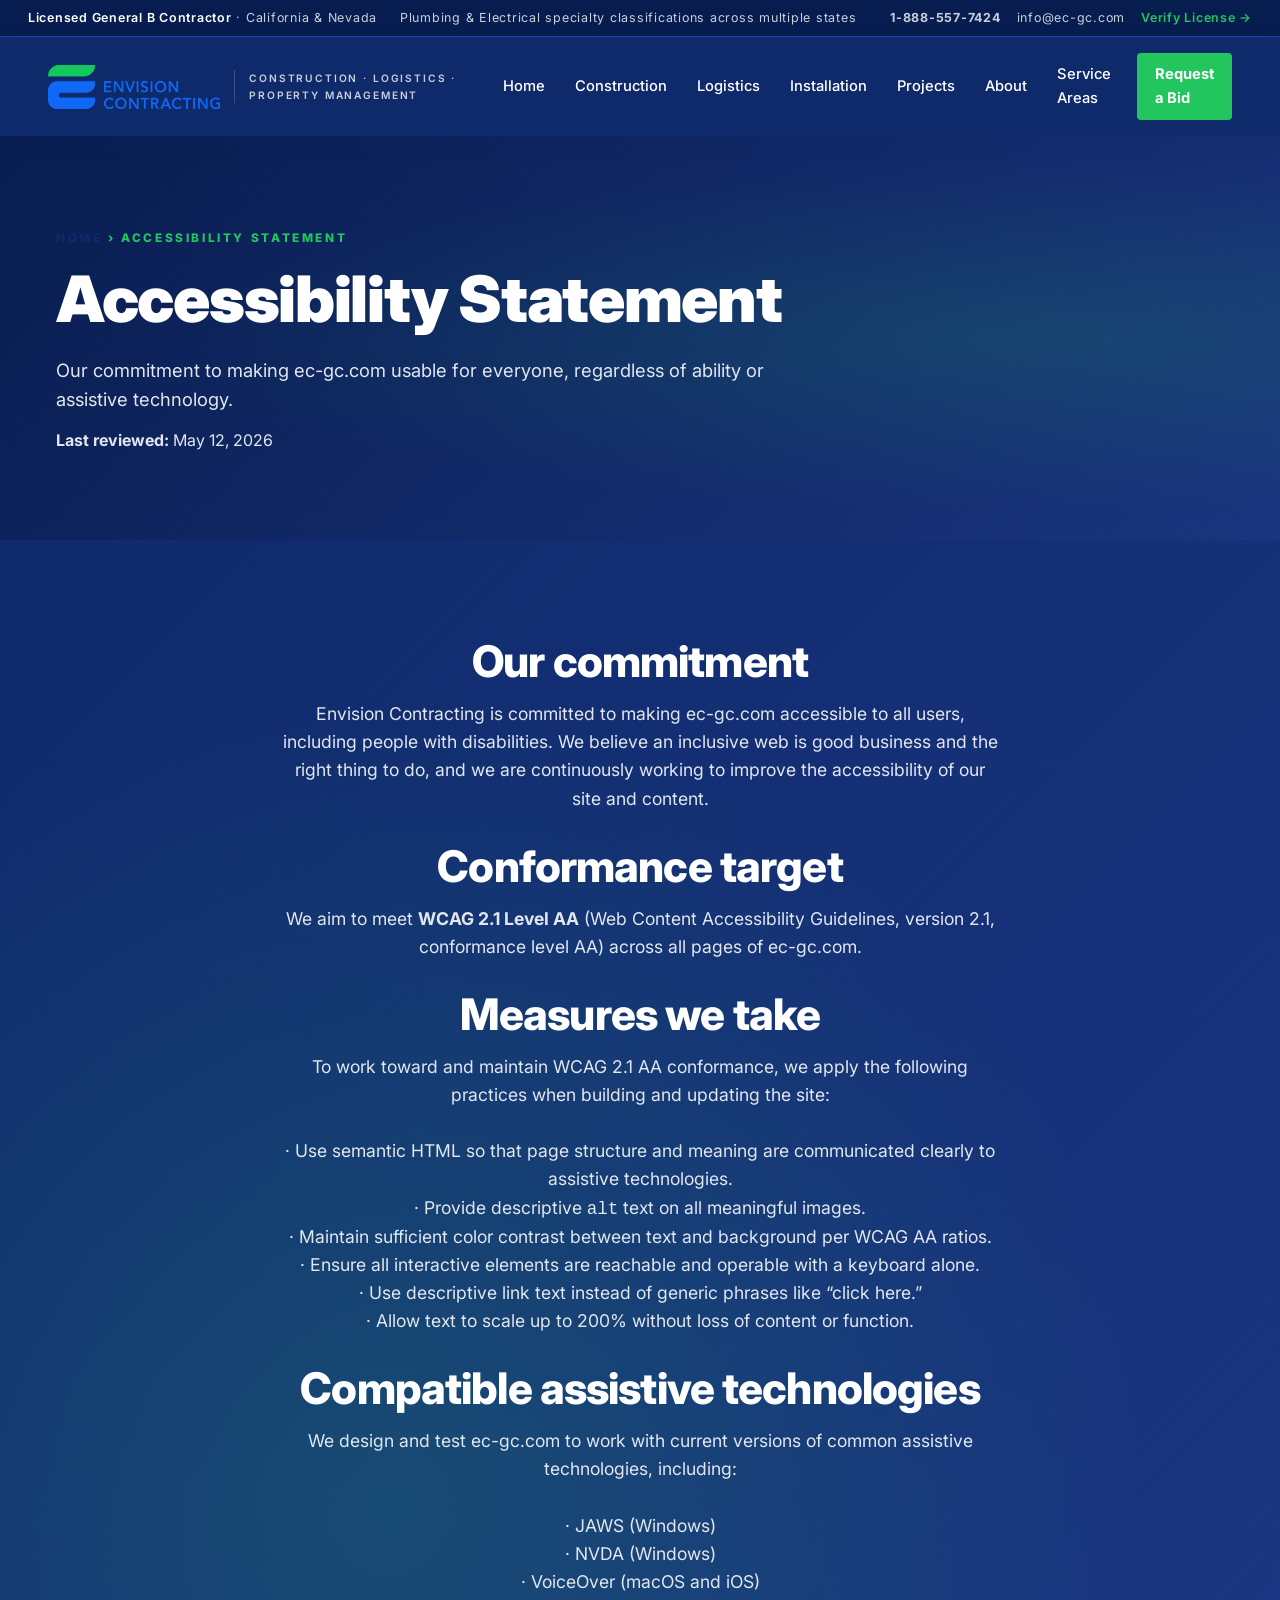
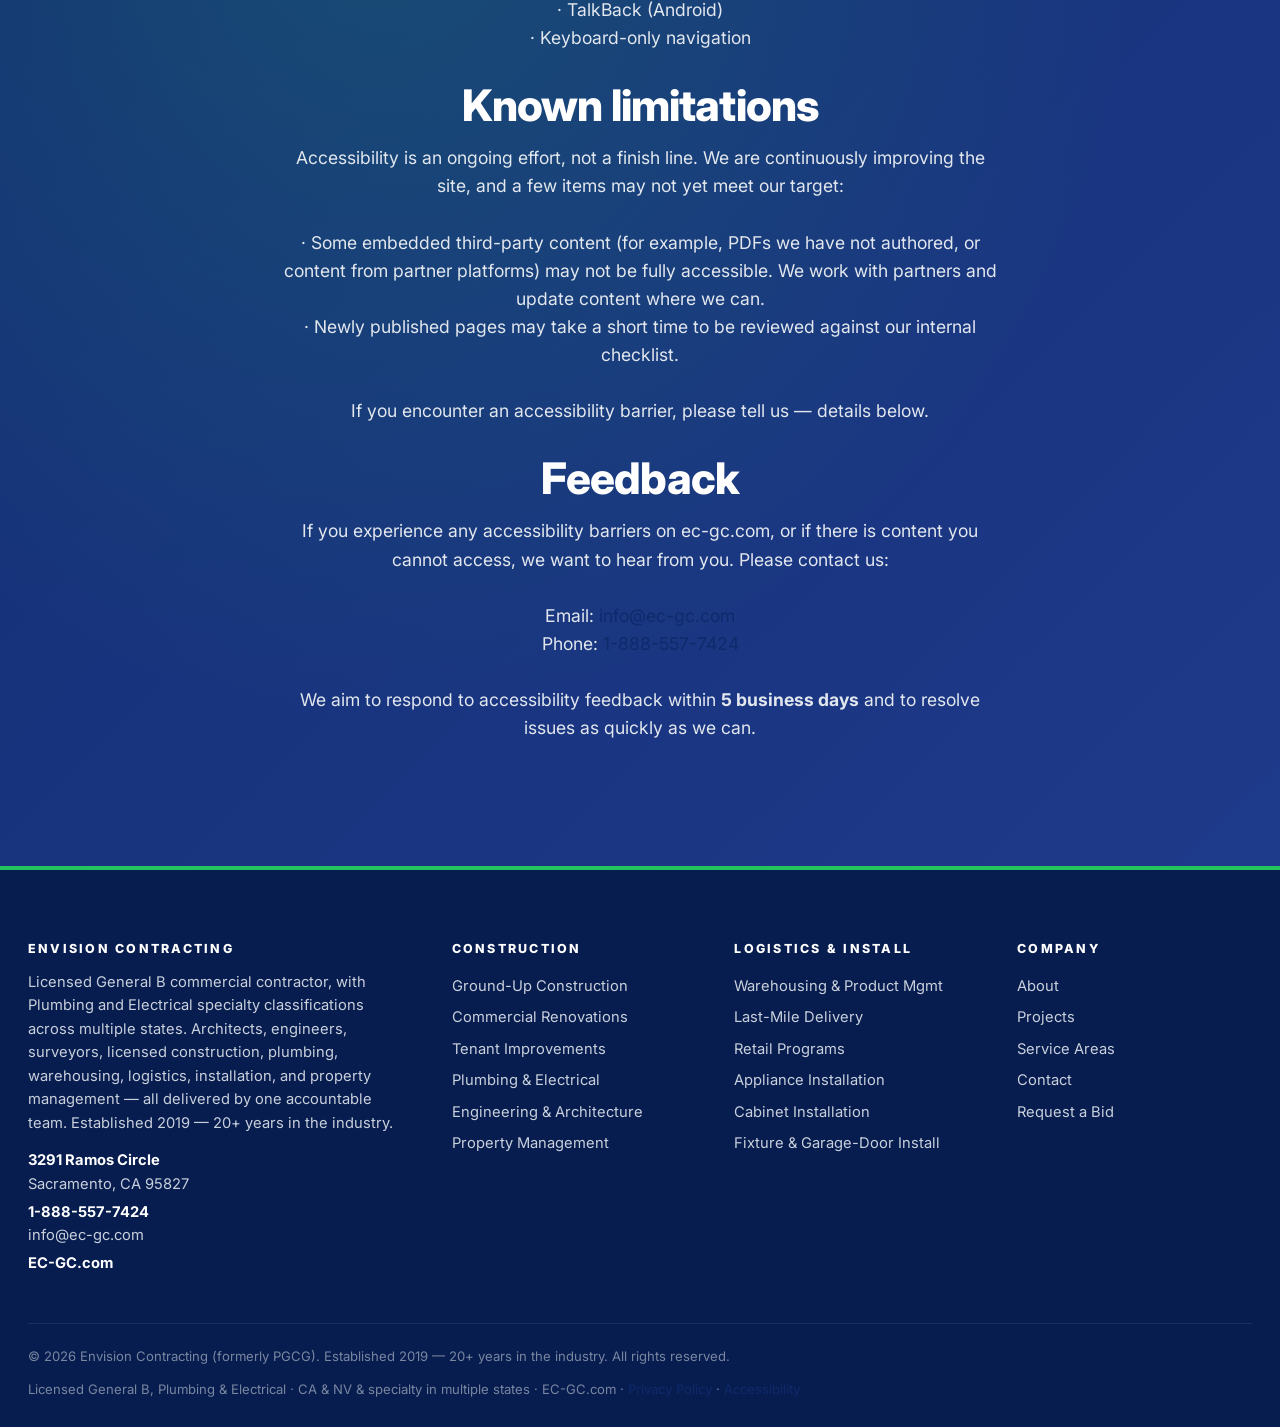
<file: accessibility.html>
<!doctype html>
<html lang="en">
<head>
<meta charset="utf-8" />
<meta name="viewport" content="width=device-width, initial-scale=1" />
<title>Accessibility Statement · Envision Contracting</title>
<meta name="description" content="Envision Contracting's accessibility statement: our commitment to WCAG 2.1 Level AA, the measures we take, compatible assistive technologies, known limitations, and how to give us feedback." />
<link rel="canonical" href="https://ec-gc.com/accessibility.html" />
<link rel="icon" type="image/png" href="images/logo.png" />
<!-- Open Graph -->
<meta property="og:type" content="website" />
<meta property="og:site_name" content="Envision Contracting" />
<meta property="og:title" content="Accessibility Statement · Envision Contracting" />
<meta property="og:description" content="Envision Contracting's accessibility statement: WCAG 2.1 Level AA target, measures we take, assistive tech compatibility, known limitations, and feedback channels." />
<meta property="og:url" content="https://ec-gc.com/accessibility.html" />
<meta property="og:image" content="https://ec-gc.com/images/logo.png" />
<!-- Twitter -->
<meta name="twitter:card" content="summary" />
<meta name="twitter:title" content="Accessibility Statement · Envision Contracting" />
<meta name="twitter:description" content="Our accessibility commitment, conformance target, measures, assistive technology compatibility, and feedback channels." />
<meta name="twitter:image" content="https://ec-gc.com/images/logo.png" />
<link rel="stylesheet" href="styles.css" />
<script defer src="https://static.cloudflareinsights.com/beacon.min.js" data-cf-beacon='{"token": "9b22cd46b81440ad932ef939cf315549"}'></script>
</head>
<body>
<a class="skip-link" href="#main-content">Skip to main content</a>


<div class="top-utility">
  <div class="row">
    <div class="left">
      <span><strong>Licensed General B Contractor</strong> &middot; California &amp; Nevada</span>
      <span>Plumbing &amp; Electrical specialty classifications across multiple states</span>
    </div>
    <div class="right">
      <a href="tel:+18885577424"><strong>1-888-557-7424</strong></a>
      <a href="mailto:info@ec-gc.com">info@ec-gc.com</a>
      <a class="verify" href="https://www.cslb.ca.gov/OnlineServices/CheckLicenseII/CheckLicense.aspx" target="_blank" rel="noopener">Verify License &rarr;</a>
    </div>
  </div>
</div>

<header class="site-header">
  <div class="nav-wrap">
    <a class="brand" href="index.html">
      <img class="brand-logo" src="images/logo.png" alt="Envision Contracting" width="220" height="44" loading="eager" decoding="async" />
      <span class="brand-subline">Construction &middot; Logistics &middot; Property Management</span>
    </a>
    <button class="menu-toggle" aria-label="Open menu">Menu</button>
    <nav class="primary-nav">
      <ul>
        <li><a href="index.html">Home</a></li>
        <li><a href="commercial-construction.html">Construction</a></li>
        <li><a href="retail-logistics.html">Logistics</a></li>
        <li><a href="installation.html">Installation</a></li>
        <li><a href="projects.html">Projects</a></li>
        <li><a href="about.html">About</a></li>
        <li><a href="service-areas.html">Service Areas</a></li>
        <li><a href="contact.html" class="cta-nav">Request a Bid</a></li>
      </ul>
    </nav>
  </div>
</header>
<main id="main-content">
<section class="page-hero">
  <div class="container">
    <p class="crumb"><a href="index.html">Home</a> &rsaquo; Accessibility Statement</p>
    <h1>Accessibility Statement</h1>
    <p class="lead">Our commitment to making ec-gc.com usable for everyone, regardless of ability or assistive technology.</p>
    <p><strong>Last reviewed:</strong> May 12, 2026</p>
  </div>
</section>

<section class="final-cta">
  <div class="container">
    <h2>Our commitment</h2>
    <p>Envision Contracting is committed to making ec-gc.com accessible to all users, including people with disabilities. We believe an inclusive web is good business and the right thing to do, and we are continuously working to improve the accessibility of our site and content.</p>

    <h2>Conformance target</h2>
    <p>We aim to meet <strong>WCAG 2.1 Level AA</strong> (Web Content Accessibility Guidelines, version 2.1, conformance level AA) across all pages of ec-gc.com.</p>

    <h2>Measures we take</h2>
    <p>To work toward and maintain WCAG 2.1 AA conformance, we apply the following practices when building and updating the site:</p>
    <p>&middot; Use semantic HTML so that page structure and meaning are communicated clearly to assistive technologies.<br />
    &middot; Provide descriptive <code>alt</code> text on all meaningful images.<br />
    &middot; Maintain sufficient color contrast between text and background per WCAG AA ratios.<br />
    &middot; Ensure all interactive elements are reachable and operable with a keyboard alone.<br />
    &middot; Use descriptive link text instead of generic phrases like &ldquo;click here.&rdquo;<br />
    &middot; Allow text to scale up to 200% without loss of content or function.</p>

    <h2>Compatible assistive technologies</h2>
    <p>We design and test ec-gc.com to work with current versions of common assistive technologies, including:</p>
    <p>&middot; JAWS (Windows)<br />
    &middot; NVDA (Windows)<br />
    &middot; VoiceOver (macOS and iOS)<br />
    &middot; TalkBack (Android)<br />
    &middot; Keyboard-only navigation</p>

    <h2>Known limitations</h2>
    <p>Accessibility is an ongoing effort, not a finish line. We are continuously improving the site, and a few items may not yet meet our target:</p>
    <p>&middot; Some embedded third-party content (for example, PDFs we have not authored, or content from partner platforms) may not be fully accessible. We work with partners and update content where we can.<br />
    &middot; Newly published pages may take a short time to be reviewed against our internal checklist.</p>
    <p>If you encounter an accessibility barrier, please tell us &mdash; details below.</p>

    <h2>Feedback</h2>
    <p>If you experience any accessibility barriers on ec-gc.com, or if there is content you cannot access, we want to hear from you. Please contact us:</p>
    <p>Email: <a href="mailto:info@ec-gc.com?subject=Accessibility%20Feedback">info@ec-gc.com</a><br />
    Phone: <a href="tel:+18885577424">1-888-557-7424</a></p>
    <p>We aim to respond to accessibility feedback within <strong>5 business days</strong> and to resolve issues as quickly as we can.</p>
  </div>
</section>
</main>
<footer class="site-footer">
  <div class="footer-grid">
    <div class="brand-block">
      <h4>Envision Contracting</h4>
      <p>Licensed General B commercial contractor, with Plumbing and Electrical specialty classifications across multiple states. Architects, engineers, surveyors, licensed construction, plumbing, warehousing, logistics, installation, and property management &mdash; all delivered by one accountable team. Established 2019 &mdash; 20+ years in the industry.</p>
      <p style="margin-top:14px;">
        <strong style="color:var(--white)">3291 Ramos Circle</strong>Sacramento, CA 95827<br />
        <strong style="color:var(--white)">1-888-557-7424</strong>info@ec-gc.com<br />
        <strong style="color:var(--white)">EC-GC.com</strong>
      </p>
    </div>
    <div><h4>Construction</h4>
      <a href="commercial-construction.html">Ground-Up Construction</a>
      <a href="commercial-construction.html">Commercial Renovations</a>
      <a href="commercial-construction.html">Tenant Improvements</a>
      <a href="commercial-construction.html">Plumbing &amp; Electrical</a>
      <a href="commercial-construction.html">Engineering &amp; Architecture</a>
      <a href="commercial-construction.html">Property Management</a>
    </div>
    <div><h4>Logistics &amp; Install</h4>
      <a href="retail-logistics.html">Warehousing &amp; Product Mgmt</a>
      <a href="retail-logistics.html">Last-Mile Delivery</a>
      <a href="retail-logistics.html">Retail Programs</a>
      <a href="installation.html">Appliance Installation</a>
      <a href="installation.html">Cabinet Installation</a>
      <a href="installation.html">Fixture &amp; Garage-Door Install</a>
    </div>
    <div><h4>Company</h4>
      <a href="about.html">About</a>
      <a href="projects.html">Projects</a>
      <a href="service-areas.html">Service Areas</a>
      <a href="contact.html">Contact</a>
      <a href="contact.html">Request a Bid</a>
    </div>
  </div>
  <div class="footer-bottom">
    <span>&copy; <span id="yr">2026</span> Envision Contracting (formerly PGCG). Established 2019 &mdash; 20+ years in the industry. All rights reserved.</span>
    <span>Licensed General B, Plumbing &amp; Electrical &middot; CA &amp; NV &amp; specialty in multiple states &middot; EC-GC.com &middot; <a href="/privacy.html">Privacy Policy</a> &middot; <a href="/accessibility.html">Accessibility</a></span>
  </div>
</footer>

<div class="mobile-cta">
  <a class="call" href="tel:+18885577424">Call 1-888-557-7424</a>
  <a class="bid" href="contact.html#construction-form">Request a Bid</a>
</div>

<script src="script.js"></script>
<script>document.getElementById("yr").textContent = new Date().getFullYear();</script>
</body>
</html>
</file>
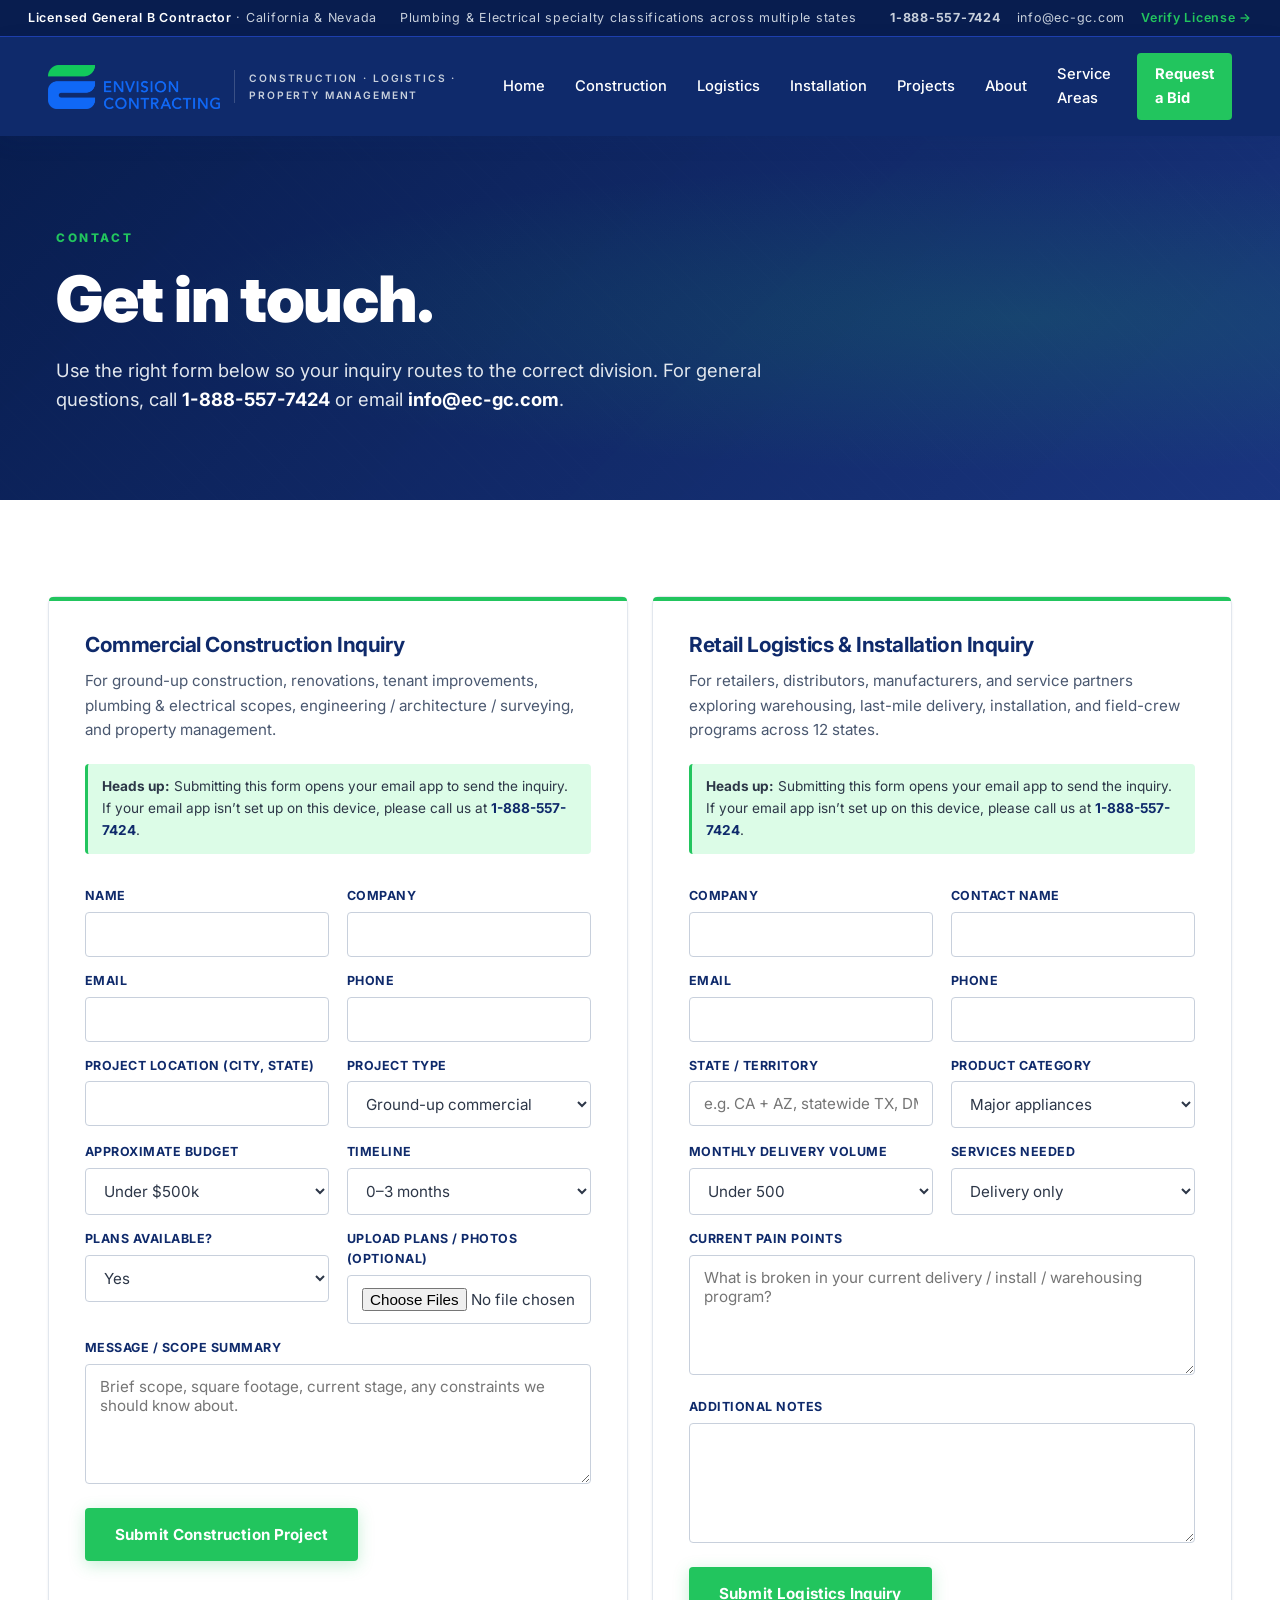
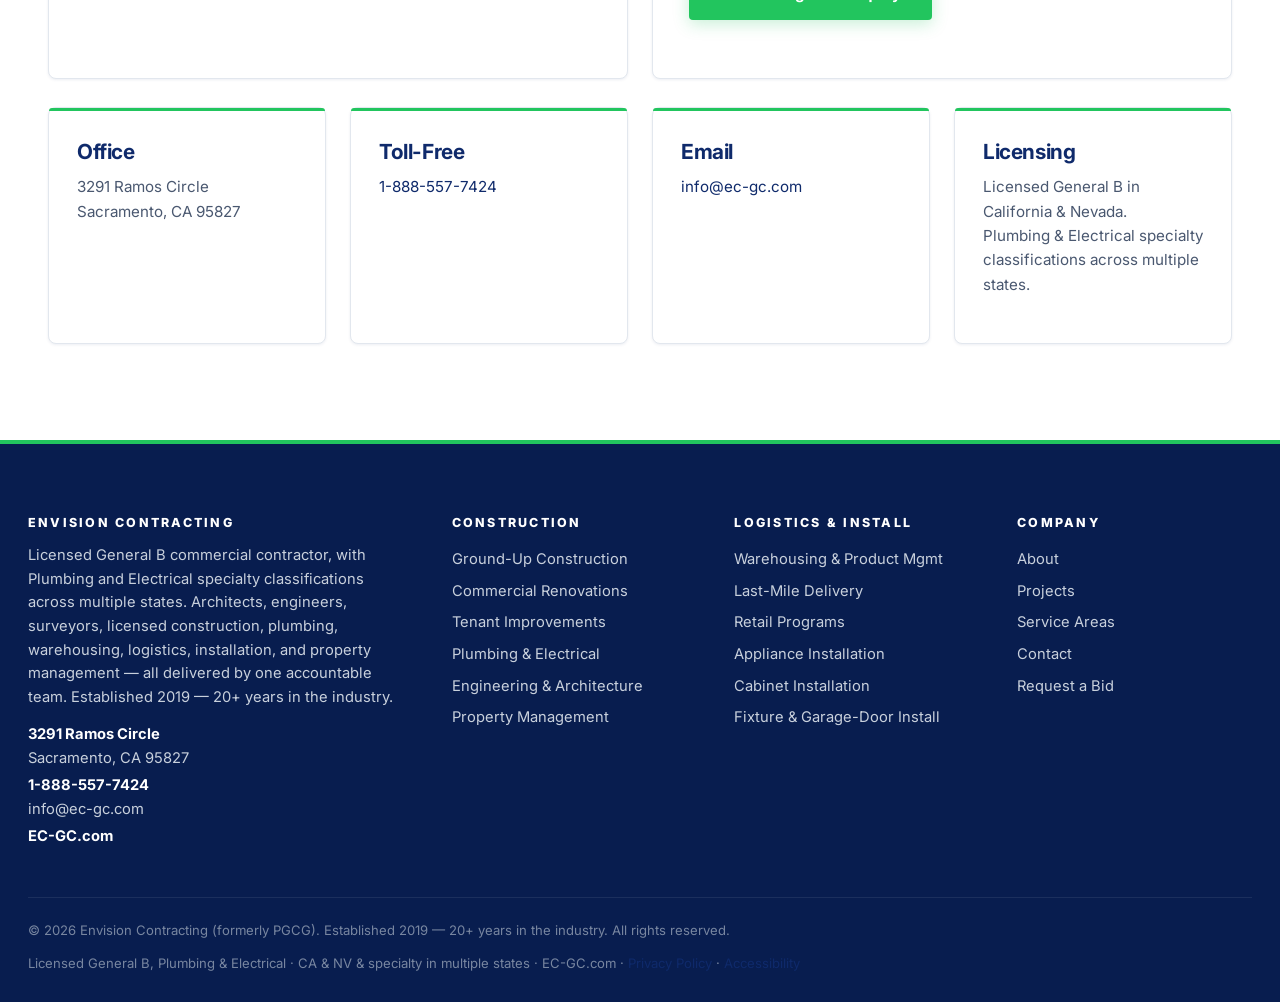
<file: contact.html>
<!doctype html>
<html lang="en">
<head>
<meta charset="utf-8" />
<meta name="viewport" content="width=device-width, initial-scale=1" />
<title>Contact | Envision Contracting</title>
<meta name="description" content="Submit a commercial construction or retail logistics inquiry to Envision Contracting. Call toll-free 1-888-557-7424 or email info@ec-gc.com." />
<link rel="canonical" href="https://ec-gc.com/contact.html" />
<link rel="icon" type="image/png" href="images/logo.png" />
<!-- Open Graph -->
<meta property="og:type" content="website" />
<meta property="og:site_name" content="Envision Contracting" />
<meta property="og:title" content="Contact | Envision Contracting" />
<meta property="og:description" content="Submit a commercial construction or retail logistics inquiry to Envision Contracting. Call toll-free 1-888-557-7424 or email info@ec-gc.com." />
<meta property="og:url" content="https://ec-gc.com/contact.html" />
<meta property="og:image" content="https://ec-gc.com/images/logo.png" />
<!-- Twitter -->
<meta name="twitter:card" content="summary_large_image" />
<meta name="twitter:title" content="Contact | Envision Contracting" />
<meta name="twitter:description" content="Submit a commercial construction or retail logistics inquiry to Envision Contracting. Call toll-free 1-888-557-7424 or email info@ec-gc.com." />
<meta name="twitter:image" content="https://ec-gc.com/images/logo.png" />
<link rel="stylesheet" href="styles.css" />
<script defer src="https://static.cloudflareinsights.com/beacon.min.js" data-cf-beacon='{"token": "9b22cd46b81440ad932ef939cf315549"}'></script>
</head>
<body>
<a class="skip-link" href="#main-content">Skip to main content</a>

<div class="top-utility">
  <div class="row">
    <div class="left">
      <span><strong>Licensed General B Contractor</strong> &middot; California &amp; Nevada</span>
      <span>Plumbing &amp; Electrical specialty classifications across multiple states</span>
    </div>
    <div class="right">
      <a href="tel:+18885577424"><strong>1-888-557-7424</strong></a>
      <a href="mailto:info@ec-gc.com">info@ec-gc.com</a>
      <a class="verify" href="https://www.cslb.ca.gov/OnlineServices/CheckLicenseII/CheckLicense.aspx" target="_blank" rel="noopener">Verify License &rarr;</a>
    </div>
  </div>
</div>

<header class="site-header">
  <div class="nav-wrap">
    <a class="brand" href="index.html">
      <img class="brand-logo" src="images/logo.png" alt="Envision Contracting" width="220" height="44" loading="eager" decoding="async" />
      <span class="brand-subline">Construction &middot; Logistics &middot; Property Management</span>
    </a>
    <button class="menu-toggle" aria-label="Open menu">Menu</button>
    <nav class="primary-nav">
      <ul>
        <li><a href="index.html">Home</a></li>
        <li><a href="commercial-construction.html">Construction</a></li>
        <li><a href="retail-logistics.html">Logistics</a></li>
        <li><a href="installation.html">Installation</a></li>
        <li><a href="projects.html">Projects</a></li>
        <li><a href="about.html">About</a></li>
        <li><a href="service-areas.html">Service Areas</a></li>
        <li><a href="contact.html" class="cta-nav">Request a Bid</a></li>
      </ul>
    </nav>
  </div>
</header>

<main id="main-content">
<section class="page-hero">
  <div class="container">
    <span class="crumb">Contact</span>
    <h1>Get in touch.</h1>
    <p class="lead">
      Use the right form below so your inquiry routes to the correct division.
      For general questions, call <strong style="color:var(--white)">1-888-557-7424</strong>
      or email <strong style="color:var(--white)">info@ec-gc.com</strong>.
    </p>
  </div>
</section>

<section>
  <div class="container">
    <div class="cards-grid" style="grid-template-columns: repeat(auto-fit, minmax(420px, 1fr));">

      <!-- COMMERCIAL CONSTRUCTION FORM -->
      <div class="form-card" id="construction-form">
        <h3>Commercial Construction Inquiry</h3>
        <p class="muted">For ground-up construction, renovations, tenant improvements, plumbing &amp; electrical scopes, engineering / architecture / surveying, and property management.</p>
        <p class="muted" style="font-size:0.85rem; margin: 0 0 18px; padding: 12px 14px; background: var(--orange-soft); border-left: 3px solid var(--orange); border-radius: 4px; color: var(--gray-700);">
          <strong>Heads up:</strong> Submitting this form opens your email app to send the inquiry. If your email app isn&rsquo;t set up on this device, please call us at <a href="tel:+18885577424"><strong>1-888-557-7424</strong></a>.
        </p>
        <form action="mailto:info@ec-gc.com?subject=Commercial%20Construction%20Inquiry" method="post">
          <div class="form-row">
            <div><label>Name</label><input type="text" name="name" required /></div>
            <div><label>Company</label><input type="text" name="company" /></div>
          </div>
          <div class="form-row">
            <div><label>Email</label><input type="email" name="email" required /></div>
            <div><label>Phone</label><input type="tel" name="phone" required /></div>
          </div>
          <div class="form-row">
            <div><label>Project location (city, state)</label><input type="text" name="location" required /></div>
            <div>
              <label>Project type</label>
              <select name="project_type">
                <option>Ground-up commercial</option>
                <option>Commercial renovation</option>
                <option>Tenant improvement</option>
                <option>Plumbing scope</option>
                <option>Property management</option>
                <option>Engineering / architecture only</option>
                <option>Other</option>
              </select>
            </div>
          </div>
          <div class="form-row">
            <div>
              <label>Approximate budget</label>
              <select name="budget">
                <option>Under $500k</option>
                <option>$500k &ndash; $1M</option>
                <option>$1M &ndash; $3M</option>
                <option>$3M &ndash; $5M</option>
                <option>$5M+</option>
                <option>Prefer not to say</option>
              </select>
            </div>
            <div>
              <label>Timeline</label>
              <select name="timeline">
                <option>0&ndash;3 months</option>
                <option>3&ndash;6 months</option>
                <option>6&ndash;12 months</option>
                <option>12+ months</option>
              </select>
            </div>
          </div>
          <div class="form-row">
            <div>
              <label>Plans available?</label>
              <select name="plans"><option>Yes</option><option>In progress</option><option>No</option></select>
            </div>
            <div><label>Upload plans / photos (optional)</label><input type="file" name="upload" multiple /></div>
          </div>
          <label>Message / scope summary</label>
          <textarea name="message" placeholder="Brief scope, square footage, current stage, any constraints we should know about."></textarea>
          <button class="btn btn-primary" type="submit" style="margin-top:16px;">Submit Construction Project</button>
          <p class="form-status muted" style="margin-top:12px; font-size:0.9rem;"></p>
        </form>
      </div>

      <!-- RETAIL LOGISTICS FORM -->
      <div class="form-card" id="logistics-form">
        <h3>Retail Logistics &amp; Installation Inquiry</h3>
        <p class="muted">For retailers, distributors, manufacturers, and service partners exploring warehousing, last-mile delivery, installation, and field-crew programs across 12 states.</p>
        <p class="muted" style="font-size:0.85rem; margin: 0 0 18px; padding: 12px 14px; background: var(--orange-soft); border-left: 3px solid var(--orange); border-radius: 4px; color: var(--gray-700);">
          <strong>Heads up:</strong> Submitting this form opens your email app to send the inquiry. If your email app isn&rsquo;t set up on this device, please call us at <a href="tel:+18885577424"><strong>1-888-557-7424</strong></a>.
        </p>
        <form action="mailto:info@ec-gc.com?subject=Retail%20Logistics%20Inquiry" method="post">
          <div class="form-row">
            <div><label>Company</label><input type="text" name="company" required /></div>
            <div><label>Contact name</label><input type="text" name="name" required /></div>
          </div>
          <div class="form-row">
            <div><label>Email</label><input type="email" name="email" required /></div>
            <div><label>Phone</label><input type="tel" name="phone" required /></div>
          </div>
          <div class="form-row">
            <div><label>State / territory</label><input type="text" name="territory" placeholder="e.g. CA + AZ, statewide TX, DMAs" /></div>
            <div>
              <label>Product category</label>
              <select name="category">
                <option>Major appliances</option>
                <option>Furniture</option>
                <option>Mattresses</option>
                <option>Cabinets</option>
                <option>Outdoor kitchens / patio</option>
                <option>Exercise equipment</option>
                <option>Plumbing &amp; electrical fixtures</option>
                <option>Garage door systems</option>
                <option>Multi-family / multi-unit</option>
                <option>Other</option>
              </select>
            </div>
          </div>
          <div class="form-row">
            <div>
              <label>Monthly delivery volume</label>
              <select name="volume">
                <option>Under 500</option>
                <option>500 &ndash; 2,000</option>
                <option>2,000 &ndash; 10,000</option>
                <option>10,000+</option>
              </select>
            </div>
            <div>
              <label>Services needed</label>
              <select name="services">
                <option>Delivery only</option>
                <option>Delivery + install</option>
                <option>Warehousing + delivery</option>
                <option>Full program (warehouse + deliver + install)</option>
              </select>
            </div>
          </div>
          <label>Current pain points</label>
          <textarea name="pain" placeholder="What is broken in your current delivery / install / warehousing program?"></textarea>
          <label>Additional notes</label>
          <textarea name="notes"></textarea>
          <button class="btn btn-primary" type="submit" style="margin-top:16px;">Submit Logistics Inquiry</button>
          <p class="form-status muted" style="margin-top:12px; font-size:0.9rem;"></p>
        </form>
      </div>

    </div>

    <!-- ADDRESS BLOCK -->
    <div class="cards-grid mt-3" style="grid-template-columns: repeat(auto-fit, minmax(220px, 1fr));">
      <div class="service-card"><h3>Office</h3><p class="muted">3291 Ramos Circle<br />Sacramento, CA 95827</p></div>
      <div class="service-card"><h3>Toll-Free</h3><p class="muted"><a href="tel:+18885577424">1-888-557-7424</a></p></div>
      <div class="service-card"><h3>Email</h3><p class="muted"><a href="mailto:info@ec-gc.com">info@ec-gc.com</a></p></div>
      <div class="service-card"><h3>Licensing</h3><p class="muted">Licensed General B in California &amp; Nevada.<br />Plumbing &amp; Electrical specialty classifications across multiple states.</p></div>
    </div>

  </div>
</section>

</main>
<footer class="site-footer">
  <div class="footer-grid">
    <div class="brand-block">
      <h4>Envision Contracting</h4>
      <p>Licensed General B commercial contractor, with Plumbing and Electrical specialty classifications across multiple states. Architects, engineers, surveyors, licensed construction, plumbing, warehousing, logistics, installation, and property management &mdash; all delivered by one accountable team. Established 2019 &mdash; 20+ years in the industry.</p>
      <p style="margin-top:14px;">
        <strong style="color:var(--white)">3291 Ramos Circle</strong>Sacramento, CA 95827<br />
        <strong style="color:var(--white)">1-888-557-7424</strong>info@ec-gc.com<br />
        <strong style="color:var(--white)">EC-GC.com</strong>
      </p>
    </div>
    <div><h4>Construction</h4>
      <a href="commercial-construction.html">Ground-Up Construction</a>
      <a href="commercial-construction.html">Commercial Renovations</a>
      <a href="commercial-construction.html">Tenant Improvements</a>
      <a href="commercial-construction.html">Plumbing &amp; Electrical</a>
      <a href="commercial-construction.html">Engineering &amp; Architecture</a>
      <a href="commercial-construction.html">Property Management</a>
    </div>
    <div><h4>Logistics &amp; Install</h4>
      <a href="retail-logistics.html">Warehousing &amp; Product Mgmt</a>
      <a href="retail-logistics.html">Last-Mile Delivery</a>
      <a href="retail-logistics.html">Retail Programs</a>
      <a href="installation.html">Appliance Installation</a>
      <a href="installation.html">Cabinet Installation</a>
      <a href="installation.html">Fixture &amp; Garage-Door Install</a>
    </div>
    <div><h4>Company</h4>
      <a href="about.html">About</a>
      <a href="projects.html">Projects</a>
      <a href="service-areas.html">Service Areas</a>
      <a href="contact.html">Contact</a>
      <a href="contact.html">Request a Bid</a>
    </div>
  </div>
  <div class="footer-bottom">
    <span>&copy; <span id="yr">2026</span> Envision Contracting (formerly PGCG). Established 2019 &mdash; 20+ years in the industry. All rights reserved.</span>
    <span>Licensed General B, Plumbing &amp; Electrical &middot; CA &amp; NV &amp; specialty in multiple states &middot; EC-GC.com &middot; <a href="/privacy.html">Privacy Policy</a> &middot; <a href="/accessibility.html">Accessibility</a></span>
  </div>
</footer>

<div class="mobile-cta">
  <a class="call" href="tel:+18885577424">Call 1-888-557-7424</a>
  <a class="bid" href="#construction-form">Request a Bid</a>
</div>

<script src="script.js"></script>
<script>document.getElementById("yr").textContent = new Date().getFullYear();</script>
</body>
</html>
</file>
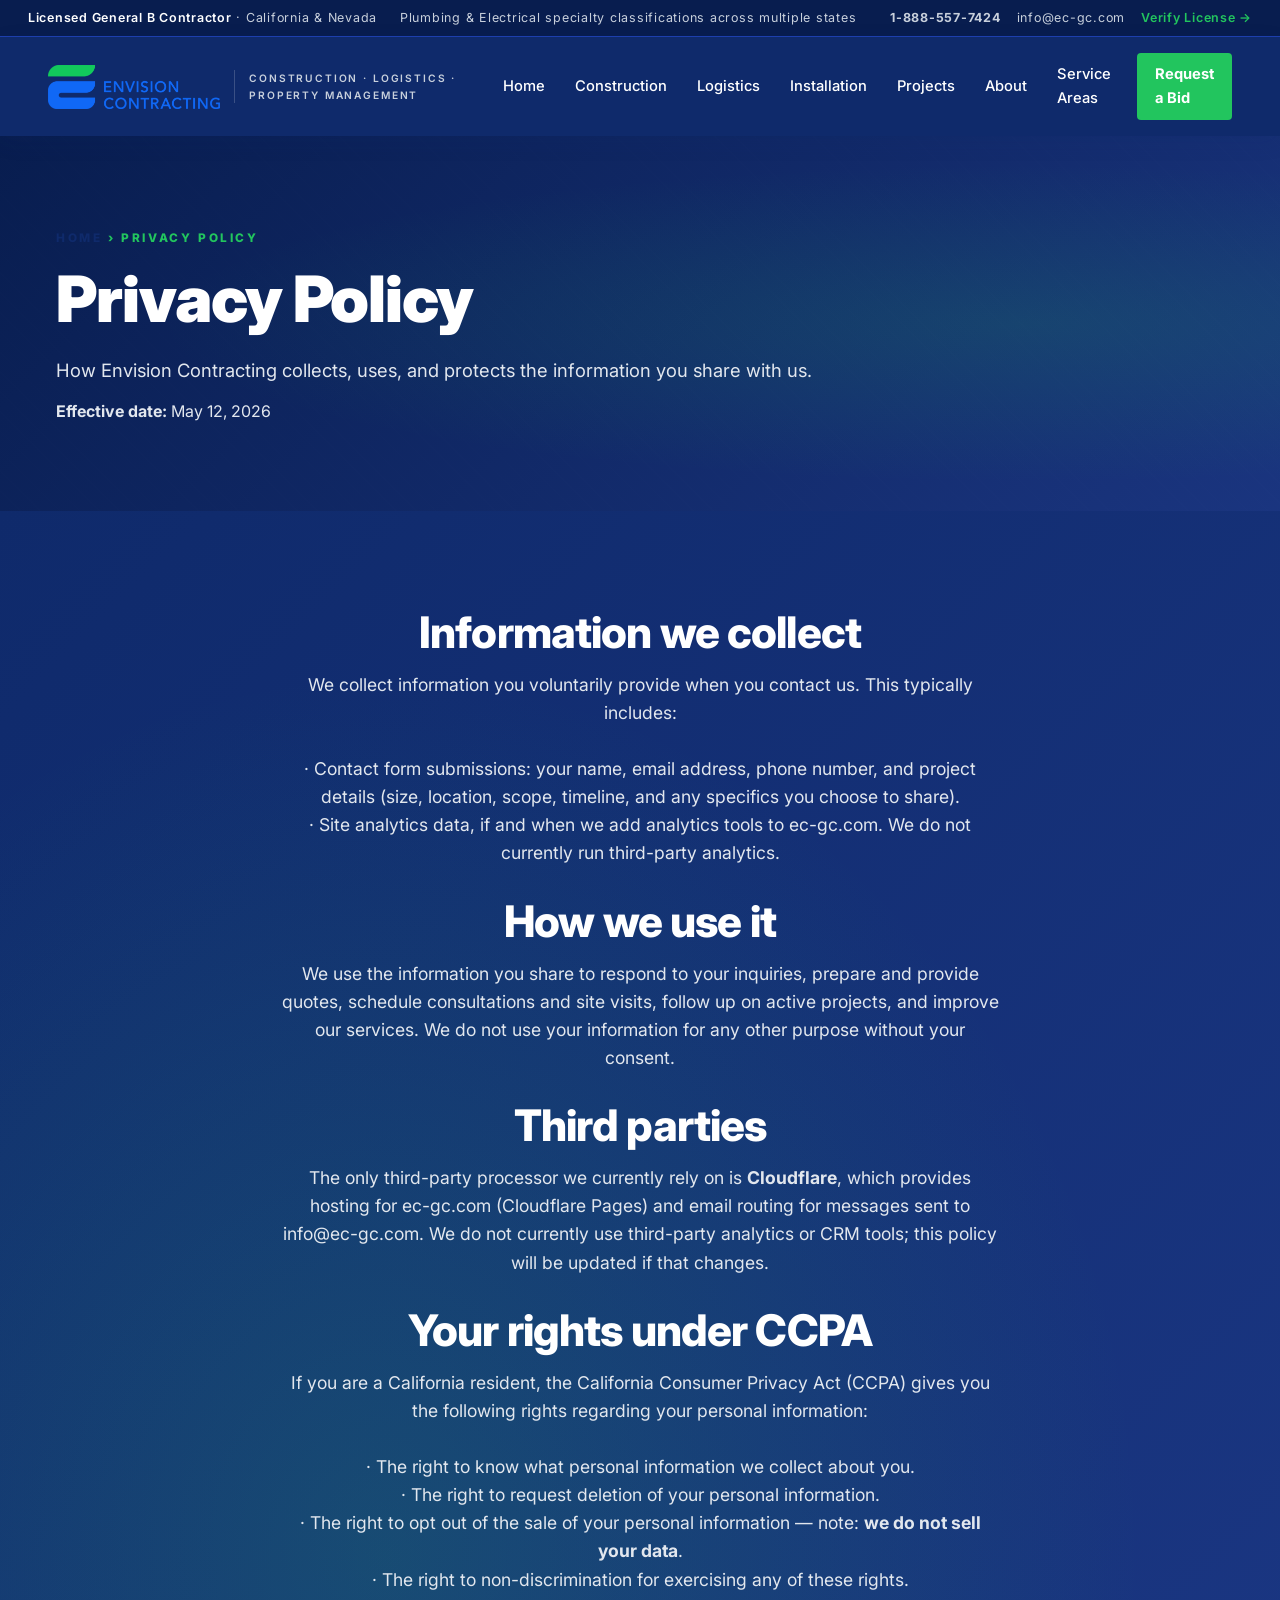
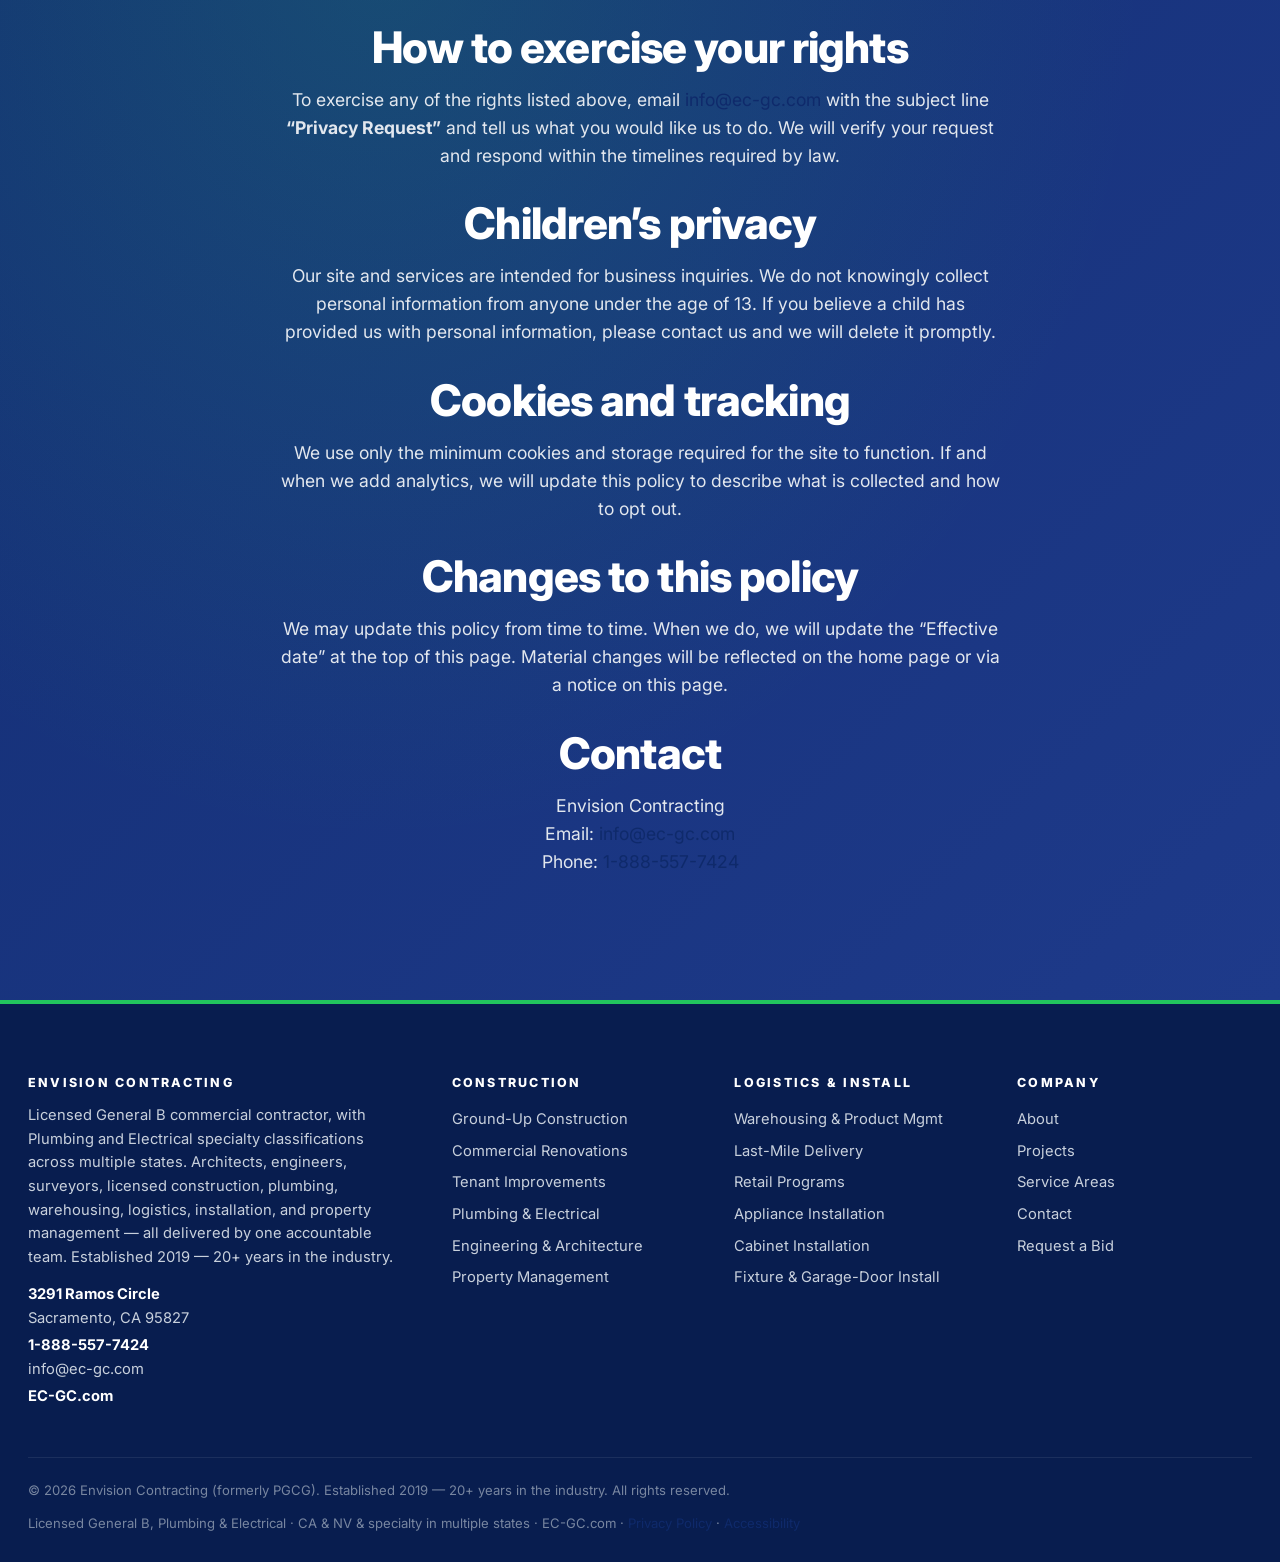
<file: privacy.html>
<!doctype html>
<html lang="en">
<head>
<meta charset="utf-8" />
<meta name="viewport" content="width=device-width, initial-scale=1" />
<title>Privacy Policy · Envision Contracting</title>
<meta name="description" content="Privacy policy for Envision Contracting (ec-gc.com), covering information we collect, how we use it, your rights under the California Consumer Privacy Act (CCPA), and how to contact us about your data." />
<link rel="canonical" href="https://ec-gc.com/privacy.html" />
<link rel="icon" type="image/png" href="images/logo.png" />
<!-- Open Graph -->
<meta property="og:type" content="website" />
<meta property="og:site_name" content="Envision Contracting" />
<meta property="og:title" content="Privacy Policy · Envision Contracting" />
<meta property="og:description" content="Privacy policy for Envision Contracting (ec-gc.com), covering information we collect, how we use it, your rights under CCPA, and how to contact us." />
<meta property="og:url" content="https://ec-gc.com/privacy.html" />
<meta property="og:image" content="https://ec-gc.com/images/logo.png" />
<!-- Twitter -->
<meta name="twitter:card" content="summary" />
<meta name="twitter:title" content="Privacy Policy · Envision Contracting" />
<meta name="twitter:description" content="Privacy policy for Envision Contracting (ec-gc.com), covering information we collect, how we use it, your rights under CCPA, and how to contact us." />
<meta name="twitter:image" content="https://ec-gc.com/images/logo.png" />
<link rel="stylesheet" href="styles.css" />
<script defer src="https://static.cloudflareinsights.com/beacon.min.js" data-cf-beacon='{"token": "9b22cd46b81440ad932ef939cf315549"}'></script>
</head>
<body>
<a class="skip-link" href="#main-content">Skip to main content</a>


<div class="top-utility">
  <div class="row">
    <div class="left">
      <span><strong>Licensed General B Contractor</strong> &middot; California &amp; Nevada</span>
      <span>Plumbing &amp; Electrical specialty classifications across multiple states</span>
    </div>
    <div class="right">
      <a href="tel:+18885577424"><strong>1-888-557-7424</strong></a>
      <a href="mailto:info@ec-gc.com">info@ec-gc.com</a>
      <a class="verify" href="https://www.cslb.ca.gov/OnlineServices/CheckLicenseII/CheckLicense.aspx" target="_blank" rel="noopener">Verify License &rarr;</a>
    </div>
  </div>
</div>

<header class="site-header">
  <div class="nav-wrap">
    <a class="brand" href="index.html">
      <img class="brand-logo" src="images/logo.png" alt="Envision Contracting" width="220" height="44" loading="eager" decoding="async" />
      <span class="brand-subline">Construction &middot; Logistics &middot; Property Management</span>
    </a>
    <button class="menu-toggle" aria-label="Open menu">Menu</button>
    <nav class="primary-nav">
      <ul>
        <li><a href="index.html">Home</a></li>
        <li><a href="commercial-construction.html">Construction</a></li>
        <li><a href="retail-logistics.html">Logistics</a></li>
        <li><a href="installation.html">Installation</a></li>
        <li><a href="projects.html">Projects</a></li>
        <li><a href="about.html">About</a></li>
        <li><a href="service-areas.html">Service Areas</a></li>
        <li><a href="contact.html" class="cta-nav">Request a Bid</a></li>
      </ul>
    </nav>
  </div>
</header>
<main id="main-content">
<section class="page-hero">
  <div class="container">
    <p class="crumb"><a href="index.html">Home</a> &rsaquo; Privacy Policy</p>
    <h1>Privacy Policy</h1>
    <p class="lead">How Envision Contracting collects, uses, and protects the information you share with us.</p>
    <p><strong>Effective date:</strong> May 12, 2026</p>
  </div>
</section>

<section class="final-cta">
  <div class="container">
    <h2>Information we collect</h2>
    <p>We collect information you voluntarily provide when you contact us. This typically includes:</p>
    <p>&middot; Contact form submissions: your name, email address, phone number, and project details (size, location, scope, timeline, and any specifics you choose to share).<br />
    &middot; Site analytics data, if and when we add analytics tools to ec-gc.com. We do not currently run third-party analytics.</p>

    <h2>How we use it</h2>
    <p>We use the information you share to respond to your inquiries, prepare and provide quotes, schedule consultations and site visits, follow up on active projects, and improve our services. We do not use your information for any other purpose without your consent.</p>

    <h2>Third parties</h2>
    <p>The only third-party processor we currently rely on is <strong>Cloudflare</strong>, which provides hosting for ec-gc.com (Cloudflare Pages) and email routing for messages sent to info@ec-gc.com. We do not currently use third-party analytics or CRM tools; this policy will be updated if that changes.</p>

    <h2>Your rights under CCPA</h2>
    <p>If you are a California resident, the California Consumer Privacy Act (CCPA) gives you the following rights regarding your personal information:</p>
    <p>&middot; The right to know what personal information we collect about you.<br />
    &middot; The right to request deletion of your personal information.<br />
    &middot; The right to opt out of the sale of your personal information &mdash; note: <strong>we do not sell your data</strong>.<br />
    &middot; The right to non-discrimination for exercising any of these rights.</p>

    <h2>How to exercise your rights</h2>
    <p>To exercise any of the rights listed above, email <a href="mailto:info@ec-gc.com?subject=Privacy%20Request">info@ec-gc.com</a> with the subject line <strong>&ldquo;Privacy Request&rdquo;</strong> and tell us what you would like us to do. We will verify your request and respond within the timelines required by law.</p>

    <h2>Children&rsquo;s privacy</h2>
    <p>Our site and services are intended for business inquiries. We do not knowingly collect personal information from anyone under the age of 13. If you believe a child has provided us with personal information, please contact us and we will delete it promptly.</p>

    <h2>Cookies and tracking</h2>
    <p>We use only the minimum cookies and storage required for the site to function. If and when we add analytics, we will update this policy to describe what is collected and how to opt out.</p>

    <h2>Changes to this policy</h2>
    <p>We may update this policy from time to time. When we do, we will update the &ldquo;Effective date&rdquo; at the top of this page. Material changes will be reflected on the home page or via a notice on this page.</p>

    <h2>Contact</h2>
    <p>Envision Contracting<br />
    Email: <a href="mailto:info@ec-gc.com">info@ec-gc.com</a><br />
    Phone: <a href="tel:+18885577424">1-888-557-7424</a></p>
  </div>
</section>
</main>
<footer class="site-footer">
  <div class="footer-grid">
    <div class="brand-block">
      <h4>Envision Contracting</h4>
      <p>Licensed General B commercial contractor, with Plumbing and Electrical specialty classifications across multiple states. Architects, engineers, surveyors, licensed construction, plumbing, warehousing, logistics, installation, and property management &mdash; all delivered by one accountable team. Established 2019 &mdash; 20+ years in the industry.</p>
      <p style="margin-top:14px;">
        <strong style="color:var(--white)">3291 Ramos Circle</strong>Sacramento, CA 95827<br />
        <strong style="color:var(--white)">1-888-557-7424</strong>info@ec-gc.com<br />
        <strong style="color:var(--white)">EC-GC.com</strong>
      </p>
    </div>
    <div><h4>Construction</h4>
      <a href="commercial-construction.html">Ground-Up Construction</a>
      <a href="commercial-construction.html">Commercial Renovations</a>
      <a href="commercial-construction.html">Tenant Improvements</a>
      <a href="commercial-construction.html">Plumbing &amp; Electrical</a>
      <a href="commercial-construction.html">Engineering &amp; Architecture</a>
      <a href="commercial-construction.html">Property Management</a>
    </div>
    <div><h4>Logistics &amp; Install</h4>
      <a href="retail-logistics.html">Warehousing &amp; Product Mgmt</a>
      <a href="retail-logistics.html">Last-Mile Delivery</a>
      <a href="retail-logistics.html">Retail Programs</a>
      <a href="installation.html">Appliance Installation</a>
      <a href="installation.html">Cabinet Installation</a>
      <a href="installation.html">Fixture &amp; Garage-Door Install</a>
    </div>
    <div><h4>Company</h4>
      <a href="about.html">About</a>
      <a href="projects.html">Projects</a>
      <a href="service-areas.html">Service Areas</a>
      <a href="contact.html">Contact</a>
      <a href="contact.html">Request a Bid</a>
    </div>
  </div>
  <div class="footer-bottom">
    <span>&copy; <span id="yr">2026</span> Envision Contracting (formerly PGCG). Established 2019 &mdash; 20+ years in the industry. All rights reserved.</span>
    <span>Licensed General B, Plumbing &amp; Electrical &middot; CA &amp; NV &amp; specialty in multiple states &middot; EC-GC.com &middot; <a href="/privacy.html">Privacy Policy</a> &middot; <a href="/accessibility.html">Accessibility</a></span>
  </div>
</footer>

<div class="mobile-cta">
  <a class="call" href="tel:+18885577424">Call 1-888-557-7424</a>
  <a class="bid" href="contact.html#construction-form">Request a Bid</a>
</div>

<script src="script.js"></script>
<script>document.getElementById("yr").textContent = new Date().getFullYear();</script>
</body>
</html>
</file>
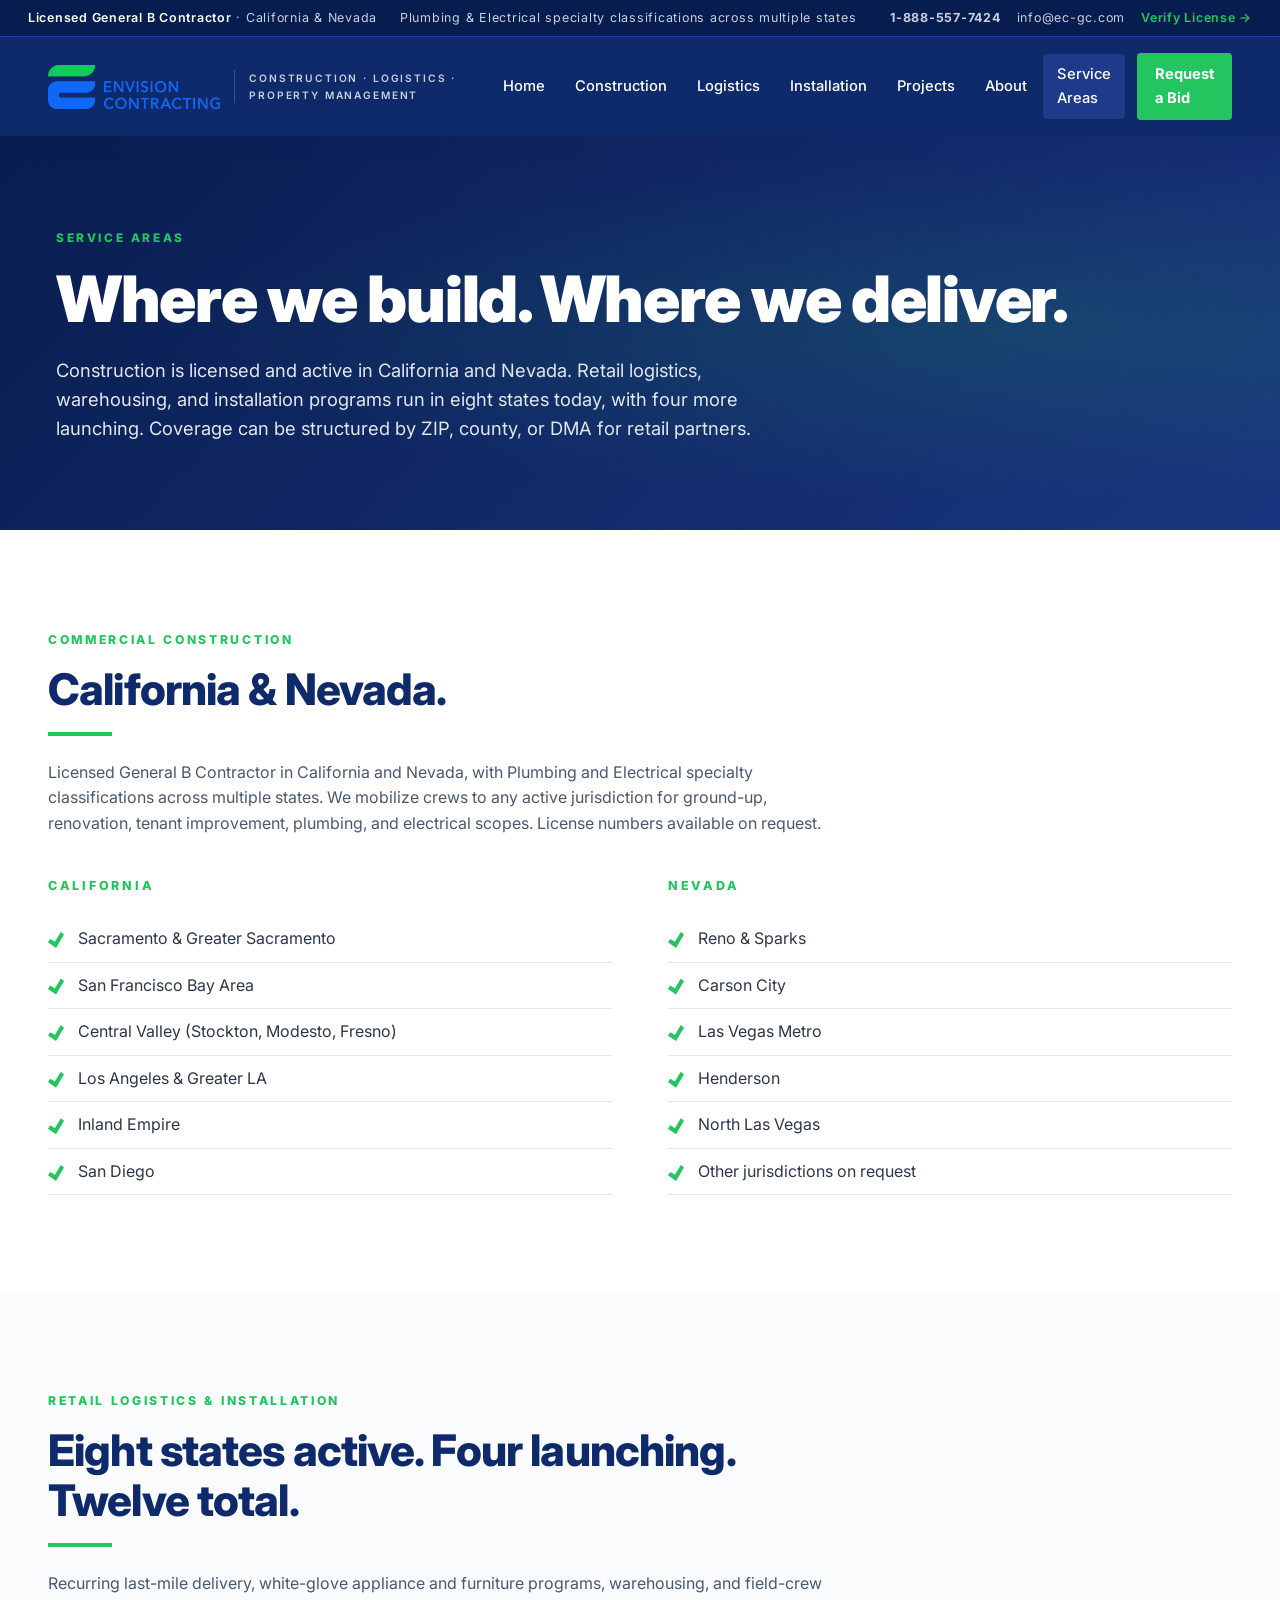
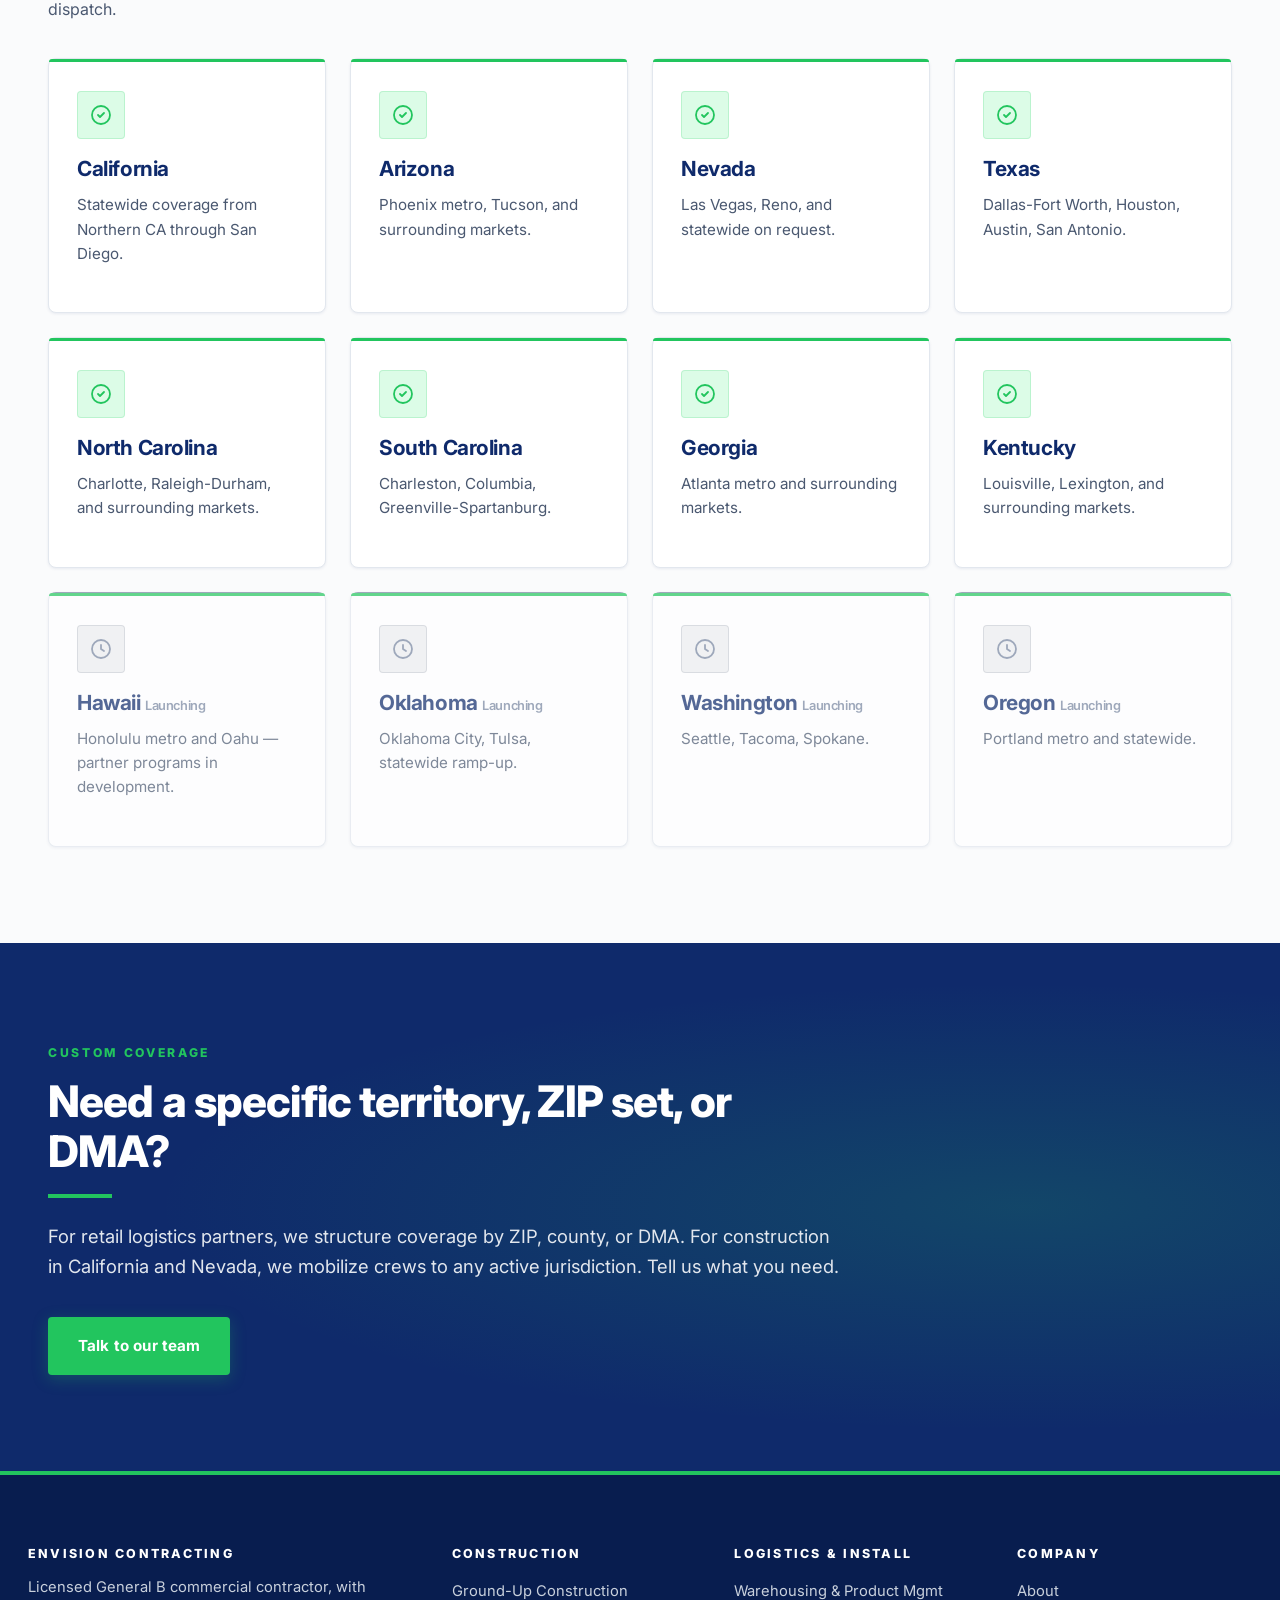
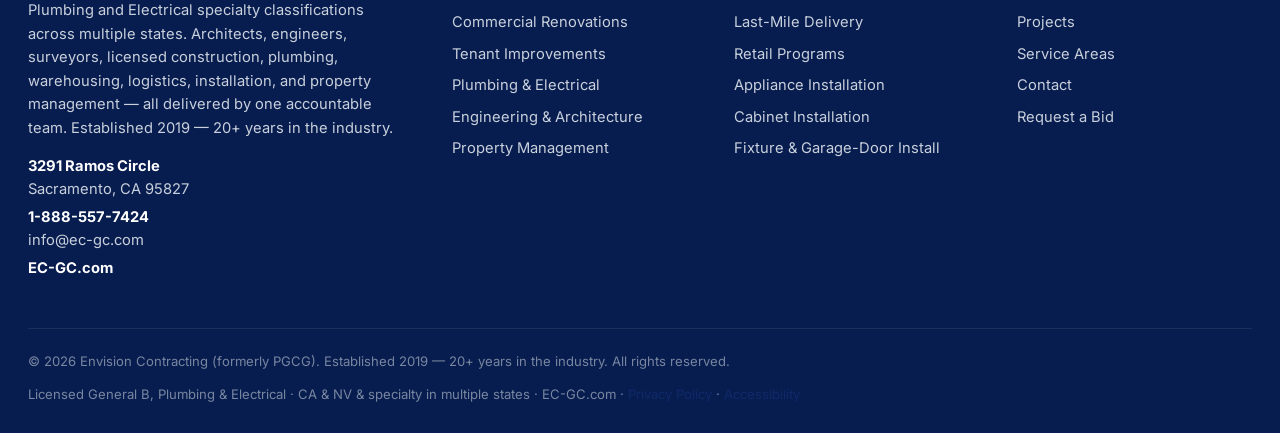
<file: service-areas.html>
<!doctype html>
<html lang="en">
<head>
<meta charset="utf-8" />
<meta name="viewport" content="width=device-width, initial-scale=1" />
<title>Service Areas | Envision Contracting</title>
<meta name="description" content="Construction in California and Nevada. Retail logistics across 12 states — California, Arizona, Nevada, Texas, the Carolinas, Georgia, Kentucky, and more." />
<link rel="canonical" href="https://ec-gc.com/service-areas.html" />
<link rel="icon" type="image/png" href="images/logo.png" />
<!-- Open Graph -->
<meta property="og:type" content="website" />
<meta property="og:site_name" content="Envision Contracting" />
<meta property="og:title" content="Service Areas | Envision Contracting" />
<meta property="og:description" content="Construction in California and Nevada. Retail logistics across 12 states — California, Arizona, Nevada, Texas, the Carolinas, Georgia, Kentucky, and more." />
<meta property="og:url" content="https://ec-gc.com/service-areas.html" />
<meta property="og:image" content="https://ec-gc.com/images/logo.png" />
<!-- Twitter -->
<meta name="twitter:card" content="summary_large_image" />
<meta name="twitter:title" content="Service Areas | Envision Contracting" />
<meta name="twitter:description" content="Construction in California and Nevada. Retail logistics across 12 states — California, Arizona, Nevada, Texas, the Carolinas, Georgia, Kentucky, and more." />
<meta name="twitter:image" content="https://ec-gc.com/images/logo.png" />
<link rel="stylesheet" href="styles.css" />
<script defer src="https://static.cloudflareinsights.com/beacon.min.js" data-cf-beacon='{"token": "9b22cd46b81440ad932ef939cf315549"}'></script>
</head>
<body>
<a class="skip-link" href="#main-content">Skip to main content</a>

<div class="top-utility">
  <div class="row">
    <div class="left">
      <span><strong>Licensed General B Contractor</strong> &middot; California &amp; Nevada</span>
      <span>Plumbing &amp; Electrical specialty classifications across multiple states</span>
    </div>
    <div class="right">
      <a href="tel:+18885577424"><strong>1-888-557-7424</strong></a>
      <a href="mailto:info@ec-gc.com">info@ec-gc.com</a>
      <a class="verify" href="https://www.cslb.ca.gov/OnlineServices/CheckLicenseII/CheckLicense.aspx" target="_blank" rel="noopener">Verify License &rarr;</a>
    </div>
  </div>
</div>

<header class="site-header">
  <div class="nav-wrap">
    <a class="brand" href="index.html">
      <img class="brand-logo" src="images/logo.png" alt="Envision Contracting" width="220" height="44" loading="eager" decoding="async" />
      <span class="brand-subline">Construction &middot; Logistics &middot; Property Management</span>
    </a>
    <button class="menu-toggle" aria-label="Open menu">Menu</button>
    <nav class="primary-nav">
      <ul>
        <li><a href="index.html">Home</a></li>
        <li><a href="commercial-construction.html">Construction</a></li>
        <li><a href="retail-logistics.html">Logistics</a></li>
        <li><a href="installation.html">Installation</a></li>
        <li><a href="projects.html">Projects</a></li>
        <li><a href="about.html">About</a></li>
        <li><a href="service-areas.html">Service Areas</a></li>
        <li><a href="contact.html" class="cta-nav">Request a Bid</a></li>
      </ul>
    </nav>
  </div>
</header>
<main id="main-content">
<section class="page-hero">
  <div class="container">
    <span class="crumb">Service Areas</span>
    <h1>Where we build. Where we deliver.</h1>
    <p class="lead">
      Construction is licensed and active in California and Nevada. Retail logistics, warehousing,
      and installation programs run in eight states today, with four more launching. Coverage can be
      structured by ZIP, county, or DMA for retail partners.
    </p>
  </div>
</section>

<!-- CONSTRUCTION AREAS -->
<section>
  <div class="container">
    <div class="section-head">
      <span class="eyebrow" style="color: var(--orange);">Commercial Construction</span>
      <h2>California &amp; Nevada.</h2>
      <hr class="divider" />
      <p class="muted">Licensed General B Contractor in California and Nevada, with Plumbing and Electrical specialty classifications across multiple states. We mobilize crews to any active jurisdiction for ground-up, renovation, tenant improvement, plumbing, and electrical scopes. License numbers available on request.</p>
    </div>
    <div class="two-col">
      <div>
        <span class="eyebrow" style="color: var(--orange); font-size: 0.78rem; font-weight: 800; letter-spacing: 0.22em; text-transform: uppercase;">California</span>
        <ul class="checks mt-2">
          <li>Sacramento &amp; Greater Sacramento</li>
          <li>San Francisco Bay Area</li>
          <li>Central Valley (Stockton, Modesto, Fresno)</li>
          <li>Los Angeles &amp; Greater LA</li>
          <li>Inland Empire</li>
          <li>San Diego</li>
        </ul>
      </div>
      <div>
        <span class="eyebrow" style="color: var(--orange); font-size: 0.78rem; font-weight: 800; letter-spacing: 0.22em; text-transform: uppercase;">Nevada</span>
        <ul class="checks mt-2">
          <li>Reno &amp; Sparks</li>
          <li>Carson City</li>
          <li>Las Vegas Metro</li>
          <li>Henderson</li>
          <li>North Las Vegas</li>
          <li>Other jurisdictions on request</li>
        </ul>
      </div>
    </div>
  </div>
</section>

<!-- LOGISTICS AREAS -->
<section style="background: var(--gray-50);">
  <div class="container">
    <div class="section-head">
      <span class="eyebrow" style="color: var(--orange);">Retail Logistics &amp; Installation</span>
      <h2>Eight states active. Four launching. Twelve total.</h2>
      <hr class="divider" />
      <p class="muted">Recurring last-mile delivery, white-glove appliance and furniture programs, warehousing, and field-crew dispatch.</p>
    </div>

    <div class="cards-grid" style="grid-template-columns: repeat(auto-fit, minmax(220px, 1fr));">
      <div class="service-card">
        <div class="svc-icon"><svg viewBox="0 0 24 24"><circle cx="12" cy="12" r="9"/><path d="M9 12l2 2 4-4"/></svg></div>
        <h3>California</h3>
        <p>Statewide coverage from Northern CA through San Diego.</p>
      </div>
      <div class="service-card">
        <div class="svc-icon"><svg viewBox="0 0 24 24"><circle cx="12" cy="12" r="9"/><path d="M9 12l2 2 4-4"/></svg></div>
        <h3>Arizona</h3>
        <p>Phoenix metro, Tucson, and surrounding markets.</p>
      </div>
      <div class="service-card">
        <div class="svc-icon"><svg viewBox="0 0 24 24"><circle cx="12" cy="12" r="9"/><path d="M9 12l2 2 4-4"/></svg></div>
        <h3>Nevada</h3>
        <p>Las Vegas, Reno, and statewide on request.</p>
      </div>
      <div class="service-card">
        <div class="svc-icon"><svg viewBox="0 0 24 24"><circle cx="12" cy="12" r="9"/><path d="M9 12l2 2 4-4"/></svg></div>
        <h3>Texas</h3>
        <p>Dallas-Fort Worth, Houston, Austin, San Antonio.</p>
      </div>
      <div class="service-card">
        <div class="svc-icon"><svg viewBox="0 0 24 24"><circle cx="12" cy="12" r="9"/><path d="M9 12l2 2 4-4"/></svg></div>
        <h3>North Carolina</h3>
        <p>Charlotte, Raleigh-Durham, and surrounding markets.</p>
      </div>
      <div class="service-card">
        <div class="svc-icon"><svg viewBox="0 0 24 24"><circle cx="12" cy="12" r="9"/><path d="M9 12l2 2 4-4"/></svg></div>
        <h3>South Carolina</h3>
        <p>Charleston, Columbia, Greenville-Spartanburg.</p>
      </div>
      <div class="service-card">
        <div class="svc-icon"><svg viewBox="0 0 24 24"><circle cx="12" cy="12" r="9"/><path d="M9 12l2 2 4-4"/></svg></div>
        <h3>Georgia</h3>
        <p>Atlanta metro and surrounding markets.</p>
      </div>
      <div class="service-card">
        <div class="svc-icon"><svg viewBox="0 0 24 24"><circle cx="12" cy="12" r="9"/><path d="M9 12l2 2 4-4"/></svg></div>
        <h3>Kentucky</h3>
        <p>Louisville, Lexington, and surrounding markets.</p>
      </div>
      <div class="service-card" style="opacity:0.7; border-top-color: var(--steel-light);">
        <div class="svc-icon" style="background: rgba(74,88,112,0.10); border-color: rgba(74,88,112,0.2);"><svg viewBox="0 0 24 24" style="stroke: var(--steel-light);"><circle cx="12" cy="12" r="9"/><path d="M12 8v4l3 2"/></svg></div>
        <h3>Hawaii <span style="color:var(--steel-light); font-size:0.8rem; font-weight:600;">Launching</span></h3>
        <p>Honolulu metro and Oahu &mdash; partner programs in development.</p>
      </div>
      <div class="service-card" style="opacity:0.7; border-top-color: var(--steel-light);">
        <div class="svc-icon" style="background: rgba(74,88,112,0.10); border-color: rgba(74,88,112,0.2);"><svg viewBox="0 0 24 24" style="stroke: var(--steel-light);"><circle cx="12" cy="12" r="9"/><path d="M12 8v4l3 2"/></svg></div>
        <h3>Oklahoma <span style="color:var(--steel-light); font-size:0.8rem; font-weight:600;">Launching</span></h3>
        <p>Oklahoma City, Tulsa, statewide ramp-up.</p>
      </div>
      <div class="service-card" style="opacity:0.7; border-top-color: var(--steel-light);">
        <div class="svc-icon" style="background: rgba(74,88,112,0.10); border-color: rgba(74,88,112,0.2);"><svg viewBox="0 0 24 24" style="stroke: var(--steel-light);"><circle cx="12" cy="12" r="9"/><path d="M12 8v4l3 2"/></svg></div>
        <h3>Washington <span style="color:var(--steel-light); font-size:0.8rem; font-weight:600;">Launching</span></h3>
        <p>Seattle, Tacoma, Spokane.</p>
      </div>
      <div class="service-card" style="opacity:0.7; border-top-color: var(--steel-light);">
        <div class="svc-icon" style="background: rgba(74,88,112,0.10); border-color: rgba(74,88,112,0.2);"><svg viewBox="0 0 24 24" style="stroke: var(--steel-light);"><circle cx="12" cy="12" r="9"/><path d="M12 8v4l3 2"/></svg></div>
        <h3>Oregon <span style="color:var(--steel-light); font-size:0.8rem; font-weight:600;">Launching</span></h3>
        <p>Portland metro and statewide.</p>
      </div>
    </div>
  </div>
</section>

<section class="alt-section">
  <div class="container">
    <div class="section-head">
      <span class="eyebrow" style="color: var(--orange);">Custom Coverage</span>
      <h2>Need a specific territory, ZIP set, or DMA?</h2>
      <hr class="divider" />
      <p class="lead" style="color: var(--gray-200);">
        For retail logistics partners, we structure coverage by ZIP, county, or DMA. For construction
        in California and Nevada, we mobilize crews to any active jurisdiction. Tell us what you need.
      </p>
    </div>
    <a class="btn btn-primary" href="contact.html">Talk to our team</a>
  </div>
</section>
</main>
<footer class="site-footer">
  <div class="footer-grid">
    <div class="brand-block">
      <h4>Envision Contracting</h4>
      <p>Licensed General B commercial contractor, with Plumbing and Electrical specialty classifications across multiple states. Architects, engineers, surveyors, licensed construction, plumbing, warehousing, logistics, installation, and property management &mdash; all delivered by one accountable team. Established 2019 &mdash; 20+ years in the industry.</p>
      <p style="margin-top:14px;">
        <strong style="color:var(--white)">3291 Ramos Circle</strong>Sacramento, CA 95827<br />
        <strong style="color:var(--white)">1-888-557-7424</strong>info@ec-gc.com<br />
        <strong style="color:var(--white)">EC-GC.com</strong>
      </p>
    </div>
    <div><h4>Construction</h4>
      <a href="commercial-construction.html">Ground-Up Construction</a>
      <a href="commercial-construction.html">Commercial Renovations</a>
      <a href="commercial-construction.html">Tenant Improvements</a>
      <a href="commercial-construction.html">Plumbing &amp; Electrical</a>
      <a href="commercial-construction.html">Engineering &amp; Architecture</a>
      <a href="commercial-construction.html">Property Management</a>
    </div>
    <div><h4>Logistics &amp; Install</h4>
      <a href="retail-logistics.html">Warehousing &amp; Product Mgmt</a>
      <a href="retail-logistics.html">Last-Mile Delivery</a>
      <a href="retail-logistics.html">Retail Programs</a>
      <a href="installation.html">Appliance Installation</a>
      <a href="installation.html">Cabinet Installation</a>
      <a href="installation.html">Fixture &amp; Garage-Door Install</a>
    </div>
    <div><h4>Company</h4>
      <a href="about.html">About</a>
      <a href="projects.html">Projects</a>
      <a href="service-areas.html">Service Areas</a>
      <a href="contact.html">Contact</a>
      <a href="contact.html">Request a Bid</a>
    </div>
  </div>
  <div class="footer-bottom">
    <span>&copy; <span id="yr">2026</span> Envision Contracting (formerly PGCG). Established 2019 &mdash; 20+ years in the industry. All rights reserved.</span>
    <span>Licensed General B, Plumbing &amp; Electrical &middot; CA &amp; NV &amp; specialty in multiple states &middot; EC-GC.com &middot; <a href="/privacy.html">Privacy Policy</a> &middot; <a href="/accessibility.html">Accessibility</a></span>
  </div>
</footer>

<div class="mobile-cta">
  <a class="call" href="tel:+18885577424">Call 1-888-557-7424</a>
  <a class="bid" href="contact.html#construction-form">Request a Bid</a>
</div>

<script src="script.js"></script>
<script>document.getElementById("yr").textContent = new Date().getFullYear();</script>
</body>
</html>
</file>
<file: styles.css>
/* =========================================================
   Envision Contracting (EC-GC.com) — Premium Site Styles
   Palette: Brand blue + accent green (matches logo)
   Logo blue: #1E5BE8   ·   Logo green: #22C55E
   Type:    Inter (Google Fonts)
   ========================================================= */

@import url('https://fonts.googleapis.com/css2?family=Inter:wght@400;500;600;700;800;900&display=swap');

:root {
  /* ===== Envision Contracting brand palette (matches logo) =====
     Logo blue: #1E5BE8   |   Logo green: #22C55E
     Variables retain legacy "--navy" / "--orange" names so every
     component continues to compile after the recolor.
     "--navy" family = deep brand blue (dark headers, hero, footer)
     "--orange" family = accent green (CTAs, eyebrow accents, dividers)
  */
  --navy:        #0F2A6B;   /* deep brand blue (was navy) */
  --navy-deep:   #081D4F;   /* deepest blue (hero, footer, dark sections) */
  --navy-soft:   #1E3A8A;   /* mid blue (hover states, alt backgrounds) */
  --navy-line:   #1E40AF;   /* line / border accent */
  --brand-blue:  #1E5BE8;   /* primary logo blue (for highlights) */
  --steel:       #4a5870;
  --steel-light: #7886a0;
  --gray-50:     #fafbfc;
  --gray-100:    #f4f6f9;
  --gray-200:    #e2e7ee;
  --gray-300:    #c8d0dc;
  --gray-700:    #2d3748;
  --orange:      #22C55E;   /* brand accent green (was safety orange) */
  --orange-dark: #16A34A;   /* dark green for hover */
  --orange-soft: #DCFCE7;   /* very light green tint */
  --green:       #22C55E;   /* alias */
  --gold:        #c79a4a;
  --white:       #ffffff;
  --black:       #0a0f1d;
  --shadow-sm:   0 1px 3px rgba(15, 42, 107, 0.08);
  --shadow-md:   0 6px 20px rgba(15, 42, 107, 0.10);
  --shadow-lg:   0 18px 48px rgba(15, 42, 107, 0.18);
  --radius:      4px;
  --radius-lg:   8px;
  --max-width:   1240px;
  --font-sans:   'Inter', -apple-system, BlinkMacSystemFont, 'Segoe UI', Roboto, sans-serif;
}

* { box-sizing: border-box; margin: 0; padding: 0; }
html { scroll-behavior: smooth; }
body {
  font-family: var(--font-sans);
  font-size: 16px;
  line-height: 1.6;
  color: var(--gray-700);
  background: var(--white);
  -webkit-font-smoothing: antialiased;
  -moz-osx-font-smoothing: grayscale;
}

img { max-width: 100%; display: block; }
a { color: var(--navy); text-decoration: none; transition: color .15s; }
a:hover { color: var(--orange); }

/* ---------- Layout ---------- */
.container {
  max-width: var(--max-width);
  margin: 0 auto;
  padding: 0 28px;
}
section { padding: 96px 0; }
section.tight { padding: 56px 0; }

h1, h2, h3, h4 {
  color: var(--navy);
  font-weight: 800;
  line-height: 1.15;
  letter-spacing: -0.02em;
}
h1 { font-size: clamp(2.25rem, 5vw, 4rem); margin-bottom: 20px; font-weight: 900; }
h2 { font-size: clamp(1.75rem, 3.4vw, 2.75rem); margin-bottom: 18px; }
h3 { font-size: 1.3rem; margin-bottom: 12px; font-weight: 700; }
h4 { font-size: 1.05rem; margin-bottom: 8px; font-weight: 700; }
p  { margin-bottom: 14px; }
.lead { font-size: 1.15rem; color: var(--steel); line-height: 1.6; }

ul.clean { list-style: none; }
ul.checks { list-style: none; }
ul.checks li {
  position: relative;
  padding: 10px 0 10px 30px;
  border-bottom: 1px solid var(--gray-200);
  color: var(--gray-700);
}
ul.checks li:before {
  content: "";
  position: absolute;
  left: 0; top: 16px;
  width: 16px; height: 16px;
  background: var(--orange);
  clip-path: polygon(14% 44%, 0 65%, 50% 100%, 100% 16%, 80% 0, 43% 62%);
}

/* ---------- Top Utility Bar ---------- */
.top-utility {
  background: var(--navy-deep);
  color: var(--gray-300);
  font-size: 0.78rem;
  letter-spacing: 0.06em;
  padding: 8px 28px;
  border-bottom: 1px solid var(--navy-line);
}
.top-utility .row {
  max-width: var(--max-width);
  margin: 0 auto;
  display: flex;
  justify-content: space-between;
  align-items: center;
  flex-wrap: wrap;
  gap: 8px;
}
.top-utility a { color: var(--gray-300); }
.top-utility a:hover { color: var(--orange); }
.top-utility .left span { margin-right: 18px; display: inline-block; }
.top-utility .left strong { color: var(--white); font-weight: 600; }
.top-utility .right { display: flex; gap: 16px; align-items: center; }
.top-utility .right .verify { color: var(--orange); font-weight: 600; }

@media (max-width: 700px) {
  .top-utility { font-size: 0.72rem; }
  .top-utility .row { justify-content: center; }
  .top-utility .left span { margin-right: 12px; }
  .top-utility .right { display: none; }
}

/* ---------- Header / Nav ---------- */
.site-header {
  background: var(--navy);
  color: var(--white);
  position: sticky;
  top: 0;
  z-index: 100;
  box-shadow: var(--shadow-md);
}
.nav-wrap {
  display: flex;
  align-items: center;
  justify-content: space-between;
  padding: 16px 28px;
  max-width: var(--max-width);
  margin: 0 auto;
}
.brand {
  display: flex;
  align-items: center;
  gap: 14px;
  color: var(--white);
}
.brand:hover { color: var(--white); }
.brand-logo {
  height: 44px;
  width: auto;
  max-width: 220px;
  display: block;
  filter: brightness(1.05);
}
.brand-subline {
  display: none;
  color: var(--gray-300);
  font-size: 0.64rem;
  letter-spacing: 0.18em;
  text-transform: uppercase;
  font-weight: 600;
  padding-left: 14px;
  border-left: 1px solid rgba(255,255,255,0.18);
}
@media (min-width: 1100px) { .brand-subline { display: inline-block; } }

/* legacy text mark — kept as fallback */
.brand-mark {
  width: 42px; height: 42px;
  background: var(--orange);
  color: var(--white);
  display: grid;
  place-items: center;
  font-weight: 900;
  border-radius: var(--radius);
  font-size: 0.95rem;
  letter-spacing: 0.02em;
}
.brand-name {
  font-weight: 800;
  font-size: 1.1rem;
  letter-spacing: -0.01em;
  color: var(--white);
  line-height: 1.1;
}
.brand-name small {
  display: block;
  font-weight: 500;
  font-size: 0.68rem;
  color: var(--gray-300);
  letter-spacing: 0.14em;
  text-transform: uppercase;
  margin-top: 4px;
}
nav.primary-nav ul {
  list-style: none;
  display: flex;
  gap: 2px;
  align-items: center;
}
nav.primary-nav ul li a {
  color: var(--white);
  font-size: 0.92rem;
  font-weight: 500;
  padding: 9px 14px;
  display: inline-block;
  border-radius: var(--radius);
  transition: background 0.15s, color 0.15s;
}
nav.primary-nav ul li a:hover,
nav.primary-nav ul li a.active {
  background: var(--navy-soft);
  color: var(--white);
}
nav.primary-nav ul li a.cta-nav {
  background: var(--orange);
  color: var(--white);
  font-weight: 700;
  margin-left: 10px;
  padding: 10px 18px;
}
nav.primary-nav ul li a.cta-nav:hover { background: var(--orange-dark); }

.menu-toggle {
  display: none;
  background: none;
  border: 1px solid var(--gray-300);
  color: var(--white);
  padding: 7px 14px;
  border-radius: var(--radius);
  cursor: pointer;
  font-weight: 600;
  font-size: 0.85rem;
}

@media (max-width: 1000px) {
  nav.primary-nav ul { display: none; flex-direction: column; gap: 0; }
  nav.primary-nav.open ul {
    display: flex;
    position: absolute;
    top: 100%; right: 0; left: 0;
    background: var(--navy);
    padding: 12px;
    border-top: 1px solid var(--navy-soft);
  }
  nav.primary-nav ul li { width: 100%; }
  nav.primary-nav ul li a { display: block; }
  .menu-toggle { display: inline-block; }
}

/* ---------- HERO (premium image-overlay style) ---------- */
.hero {
  position: relative;
  background:
    linear-gradient(135deg, rgba(8,29,79,0.88) 0%, rgba(15,42,107,0.78) 50%, rgba(30,58,138,0.72) 100%),
    url('https://static.wixstatic.com/media/5aa9ab0d41b44713a78b4e9c7fa4ce3f.jpg/v1/fill/w_1920,h_960,al_c,q_85/construction.jpg'),
    var(--navy-deep);
  background-size: cover;
  background-position: center;
  color: var(--white);
  padding: 120px 28px;
  overflow: hidden;
}
.hero:before {
  content: "";
  position: absolute;
  inset: 0;
  background-image: url("data:image/svg+xml;utf8,<svg xmlns='http://www.w3.org/2000/svg' width='60' height='60' viewBox='0 0 60 60'><g fill='none' stroke='rgba(255,255,255,0.04)' stroke-width='1'><path d='M30 0v60M0 30h60'/></g></svg>");
  pointer-events: none;
}
.hero .container {
  position: relative;
  max-width: 1100px;
}
.hero h1 { color: var(--white); max-width: 920px; }
.hero p.lead { color: var(--gray-200); max-width: 800px; font-size: 1.2rem; }
.hero .eyebrow {
  color: var(--orange);
  font-size: 0.78rem;
  font-weight: 800;
  letter-spacing: 0.22em;
  text-transform: uppercase;
  margin-bottom: 22px;
  display: inline-block;
  padding: 6px 14px;
  background: rgba(34,197,94,0.12);
  border: 1px solid rgba(34,197,94,0.28);
  border-radius: var(--radius);
}
.hero .tagline {
  color: var(--white);
  font-size: 1.4rem;
  font-weight: 700;
  margin: 8px 0 24px;
  letter-spacing: -0.01em;
  border-left: 3px solid var(--orange);
  padding-left: 18px;
  max-width: 640px;
}
.cta-row {
  display: flex;
  flex-wrap: wrap;
  gap: 14px;
  margin-top: 34px;
}
.hero-meta {
  margin-top: 36px;
  padding-top: 24px;
  border-top: 1px solid rgba(255,255,255,0.12);
  display: flex;
  flex-wrap: wrap;
  gap: 28px;
  font-size: 0.85rem;
  color: var(--gray-300);
}
.hero-meta strong { color: var(--white); display: block; font-size: 1rem; margin-bottom: 2px; font-weight: 700; }

/* ---------- Buttons ---------- */
.btn {
  display: inline-block;
  padding: 15px 28px;
  font-weight: 700;
  font-size: 0.95rem;
  border-radius: var(--radius);
  text-decoration: none;
  border: 2px solid transparent;
  cursor: pointer;
  transition: all 0.15s;
  letter-spacing: 0.01em;
  font-family: var(--font-sans);
}
.btn-primary {
  background: var(--orange);
  color: var(--white) !important;
  box-shadow: 0 4px 16px rgba(34,197,94,0.25);
}
.btn-primary:hover { background: var(--orange-dark); transform: translateY(-1px); box-shadow: 0 6px 20px rgba(34,197,94,0.35); }
.btn-secondary {
  background: transparent;
  color: var(--white) !important;
  border-color: var(--white);
}
.btn-secondary:hover { background: var(--white); color: var(--navy) !important; }
.btn-ghost {
  background: var(--white);
  color: var(--navy) !important;
  border: 1px solid var(--gray-300);
  font-weight: 600;
}
.btn-ghost:hover { border-color: var(--orange); color: var(--orange) !important; }
.btn-arrow:after { content: " \2192"; }

/* ---------- Trust Badges Strip ---------- */
.trust-badges {
  background: var(--white);
  border-bottom: 1px solid var(--gray-200);
  padding: 24px 28px;
}
.trust-badges .row {
  max-width: var(--max-width);
  margin: 0 auto;
  display: flex;
  flex-wrap: wrap;
  justify-content: space-between;
  gap: 24px;
  align-items: center;
}
.trust-badges .badge {
  display: flex;
  align-items: center;
  gap: 10px;
  font-size: 0.82rem;
  font-weight: 600;
  color: var(--steel);
  letter-spacing: 0.02em;
}
.trust-badges .badge svg {
  width: 28px; height: 28px;
  stroke: var(--orange);
  fill: none;
  stroke-width: 1.8;
  flex-shrink: 0;
}
.trust-badges .badge strong { color: var(--navy); display: block; font-size: 0.92rem; }

/* ---------- Stats ---------- */
.stats {
  background: var(--navy-deep);
  color: var(--white);
  padding: 72px 28px;
  border-top: 4px solid var(--orange);
  border-bottom: 1px solid var(--navy-line);
}
.stats .grid {
  max-width: var(--max-width);
  margin: 0 auto;
  display: grid;
  grid-template-columns: repeat(4, 1fr);
  gap: 32px;
}
.stats .stat {
  text-align: center;
  padding: 12px;
  border-right: 1px solid rgba(255,255,255,0.08);
}
.stats .stat:last-child { border-right: none; }
.stats .stat .num {
  font-size: clamp(1.8rem, 3.4vw, 2.8rem);
  font-weight: 900;
  color: var(--white);
  letter-spacing: -0.02em;
  margin-bottom: 8px;
  line-height: 1;
  font-feature-settings: "tnum" 1;
}
.stats .stat .num .accent { color: var(--orange); }
.stats .stat .label {
  font-size: 0.78rem;
  font-weight: 600;
  text-transform: uppercase;
  letter-spacing: 0.14em;
  color: var(--gray-300);
}
.stats .stat .placeholder-note {
  display: block;
  font-size: 0.65rem;
  color: var(--steel-light);
  font-style: italic;
  font-weight: 500;
  letter-spacing: 0;
  text-transform: none;
  margin-top: 8px;
}
@media (max-width: 800px) {
  .stats .grid { grid-template-columns: repeat(2, 1fr); }
  .stats .stat { border-right: none; }
}

/* ---------- Trust bar (legacy pill row) ---------- */
.trust-bar {
  background: var(--gray-50);
  border-top: 1px solid var(--gray-200);
  border-bottom: 1px solid var(--gray-200);
  padding: 20px 28px;
}
.trust-bar .container {
  display: flex;
  flex-wrap: wrap;
  justify-content: center;
  gap: 28px;
  align-items: center;
}
.trust-bar .pill {
  font-size: 0.82rem;
  color: var(--navy);
  font-weight: 700;
  letter-spacing: 0.06em;
  text-transform: uppercase;
  position: relative;
  padding-right: 28px;
}
.trust-bar .pill:last-child { padding-right: 0; }
.trust-bar .pill:after {
  content: "";
  position: absolute;
  right: 0; top: 50%;
  width: 4px; height: 4px;
  background: var(--orange);
  border-radius: 50%;
  transform: translateY(-50%);
}
.trust-bar .pill:last-child:after { display: none; }

/* ---------- Sections ---------- */
.section-head {
  max-width: 800px;
  margin-bottom: 36px;
}
.section-head .eyebrow {
  color: var(--orange);
  font-size: 0.76rem;
  font-weight: 800;
  letter-spacing: 0.22em;
  text-transform: uppercase;
}
.section-head h2 { margin-top: 12px; }
.section-head .lead { margin-top: 6px; }

.cards-grid {
  display: grid;
  grid-template-columns: repeat(auto-fit, minmax(280px, 1fr));
  gap: 24px;
}
.service-card {
  background: var(--white);
  border: 1px solid var(--gray-200);
  border-radius: var(--radius-lg);
  padding: 32px 28px;
  box-shadow: var(--shadow-sm);
  display: flex;
  flex-direction: column;
  transition: transform 0.18s, box-shadow 0.18s, border-color 0.18s;
  position: relative;
}
.service-card:hover {
  transform: translateY(-3px);
  box-shadow: var(--shadow-md);
  border-color: var(--gray-300);
}
.service-card:before {
  content: "";
  position: absolute;
  top: 0; left: 0; right: 0; height: 3px;
  background: var(--orange);
  border-radius: var(--radius-lg) var(--radius-lg) 0 0;
}
.service-card h3 { color: var(--navy); }
.service-card p { color: var(--steel); flex-grow: 1; font-size: 0.95rem; }
.service-card .btn { align-self: flex-start; margin-top: 18px; }

/* ---------- Service icon (premium minimal) ---------- */
.svc-icon {
  width: 48px; height: 48px;
  display: grid; place-items: center;
  background: var(--orange-soft);
  border-radius: var(--radius);
  margin-bottom: 18px;
  border: 1px solid rgba(34,197,94,0.18);
}
.svc-icon svg { width: 24px; height: 24px; stroke: var(--orange); fill: none; stroke-width: 1.8; stroke-linecap: round; stroke-linejoin: round; }

/* ---------- Two-column ---------- */
.two-col {
  display: grid;
  grid-template-columns: 1fr 1fr;
  gap: 56px;
  align-items: center;
}
@media (max-width: 900px) { .two-col { grid-template-columns: 1fr; gap: 40px; } }

/* ---------- Project Fit / dark band ---------- */
.alt-section {
  background: var(--navy);
  color: var(--white);
  position: relative;
  overflow: hidden;
}
.alt-section:before {
  content: "";
  position: absolute;
  inset: 0;
  background: radial-gradient(at 80% 50%, rgba(34,197,94,0.18) 0%, transparent 60%);
  pointer-events: none;
}
.alt-section .container { position: relative; }
.alt-section h2 { color: var(--white); }
.alt-section p { color: var(--gray-200); }
.alt-section .pill-row { margin-top: 28px; display: flex; flex-wrap: wrap; gap: 12px; }
.alt-section .pill-row span {
  background: rgba(255,255,255,0.07);
  border: 1px solid rgba(255,255,255,0.18);
  color: var(--white);
  padding: 10px 18px;
  border-radius: var(--radius);
  font-size: 0.92rem;
  font-weight: 600;
}

/* ---------- Real photo frame (rounded, shadowed, premium) ---------- */
.img-frame {
  width: 100%;
  border-radius: var(--radius-lg);
  overflow: hidden;
  box-shadow: var(--shadow-md);
  position: relative;
  background: var(--navy-deep);
}
.img-frame img {
  display: block;
  width: 100%;
  height: 100%;
  object-fit: cover;
  min-height: 280px;
  max-height: 480px;
}
.img-frame .caption {
  position: absolute;
  bottom: 0; left: 0; right: 0;
  background: linear-gradient(0deg, rgba(8,29,79,0.85) 0%, rgba(8,29,79,0) 100%);
  color: var(--white);
  padding: 36px 22px 18px;
  font-size: 0.85rem;
}
.img-frame .caption strong { color: var(--white); display: block; font-size: 1rem; margin-bottom: 4px; }
.img-frame.aspect-3-2 img { aspect-ratio: 3 / 2; min-height: 0; max-height: none; }
.img-frame.aspect-4-3 img { aspect-ratio: 4 / 3; min-height: 0; max-height: none; }
.img-frame.aspect-16-9 img { aspect-ratio: 16 / 9; min-height: 0; max-height: none; }

/* ---------- Photo placeholder (premium image-overlay style) ---------- */
.photo-placeholder {
  position: relative;
  width: 100%;
  background:
    linear-gradient(135deg, rgba(15,42,107,0.92) 0%, rgba(30,58,138,0.85) 100%),
    repeating-linear-gradient(45deg, rgba(255,255,255,0.04) 0 2px, transparent 2px 18px),
    var(--navy);
  color: var(--white);
  display: flex;
  flex-direction: column;
  justify-content: center;
  align-items: center;
  text-align: center;
  padding: 36px 28px;
  border-radius: var(--radius-lg);
  min-height: 320px;
  overflow: hidden;
}
.photo-placeholder:before {
  content: "";
  position: absolute;
  inset: 0;
  background:
    url("data:image/svg+xml;utf8,<svg xmlns='http://www.w3.org/2000/svg' width='80' height='80' viewBox='0 0 80 80'><g fill='none' stroke='rgba(255,255,255,0.08)' stroke-width='1'><path d='M40 0v80M0 40h80M0 0l80 80M80 0L0 80'/></g></svg>");
  opacity: 0.6;
  pointer-events: none;
}
.photo-placeholder > * { position: relative; z-index: 1; }
.photo-placeholder .ph-tag {
  position: absolute;
  top: 14px;
  left: 14px;
  background: var(--orange);
  color: var(--white);
  padding: 5px 12px;
  font-size: 0.65rem;
  letter-spacing: 0.14em;
  text-transform: uppercase;
  font-weight: 800;
  border-radius: 2px;
  z-index: 2;
}
.photo-placeholder .ph-icon {
  width: 56px; height: 56px;
  border: 2px solid rgba(255,255,255,0.4);
  border-radius: 50%;
  display: grid; place-items: center;
  margin-bottom: 16px;
}
.photo-placeholder .ph-icon svg { width: 24px; height: 24px; stroke: var(--white); fill: none; stroke-width: 1.6; }
.photo-placeholder .ph-label {
  font-size: 0.72rem;
  font-weight: 700;
  letter-spacing: 0.22em;
  text-transform: uppercase;
  color: var(--orange);
  margin-bottom: 10px;
}
.photo-placeholder .ph-title {
  font-size: 1.1rem;
  font-weight: 700;
  color: var(--white);
  margin-bottom: 12px;
  letter-spacing: -0.01em;
}
.photo-placeholder .ph-prompt {
  font-size: 0.82rem;
  color: var(--gray-300);
  font-style: italic;
  line-height: 1.55;
  max-width: 540px;
}

/* ---------- The Envision Standard (named process) ---------- */
.standard {
  background:
    linear-gradient(180deg, var(--navy) 0%, var(--navy-deep) 100%);
  color: var(--white);
  padding: 96px 28px;
  position: relative;
  overflow: hidden;
}
.standard:before {
  content: "";
  position: absolute;
  inset: 0;
  background-image: url("data:image/svg+xml;utf8,<svg xmlns='http://www.w3.org/2000/svg' width='80' height='80' viewBox='0 0 80 80'><g fill='none' stroke='rgba(255,255,255,0.04)' stroke-width='1'><path d='M40 0v80M0 40h80'/></g></svg>");
  pointer-events: none;
}
.standard .container { position: relative; }
.standard h2 { color: var(--white); }
.standard .lead { color: var(--gray-300); }
.standard-name {
  display: inline-block;
  background: var(--orange);
  color: var(--white);
  padding: 5px 14px;
  font-size: 0.72rem;
  font-weight: 800;
  letter-spacing: 0.22em;
  text-transform: uppercase;
  margin-bottom: 16px;
  border-radius: 2px;
}
.standard-grid {
  display: grid;
  grid-template-columns: repeat(6, 1fr);
  gap: 18px;
  margin-top: 48px;
  position: relative;
}
.standard-grid:before {
  content: "";
  position: absolute;
  top: 32px;
  left: 8.33%;
  right: 8.33%;
  height: 2px;
  background: linear-gradient(90deg, var(--orange) 0%, var(--orange) 100%);
  opacity: 0.3;
  z-index: 0;
}
.standard-step {
  position: relative;
  text-align: center;
  z-index: 1;
}
.standard-step .step-num {
  background: var(--orange);
  color: var(--white);
  width: 64px; height: 64px;
  border-radius: 50%;
  display: grid; place-items: center;
  margin: 0 auto 18px;
  font-size: 1.4rem;
  font-weight: 900;
  border: 4px solid var(--navy-deep);
  box-shadow: 0 0 0 2px var(--orange);
}
.standard-step h4 {
  color: var(--white);
  font-size: 1rem;
  margin-bottom: 8px;
}
.standard-step p {
  color: var(--gray-300);
  font-size: 0.85rem;
  line-height: 1.5;
}
@media (max-width: 1000px) {
  .standard-grid { grid-template-columns: repeat(3, 1fr); }
  .standard-grid:before { display: none; }
}
@media (max-width: 600px) {
  .standard-grid { grid-template-columns: repeat(2, 1fr); }
}

/* ---------- Industries Served grid ---------- */
.industries {
  display: grid;
  grid-template-columns: repeat(4, 1fr);
  gap: 16px;
  margin-top: 32px;
}
@media (max-width: 900px) { .industries { grid-template-columns: repeat(2, 1fr); } }
@media (max-width: 480px) { .industries { grid-template-columns: 1fr; } }
.industry-card {
  background: var(--white);
  border: 1px solid var(--gray-200);
  border-radius: var(--radius-lg);
  padding: 24px;
  text-align: left;
  transition: transform 0.15s, box-shadow 0.15s, border-color 0.15s;
}
.industry-card:hover {
  transform: translateY(-2px);
  box-shadow: var(--shadow-md);
  border-color: var(--orange);
}
.industry-card .ico {
  width: 40px; height: 40px;
  background: var(--orange-soft);
  border-radius: var(--radius);
  display: grid; place-items: center;
  margin-bottom: 14px;
}
.industry-card .ico svg { width: 22px; height: 22px; stroke: var(--orange); fill: none; stroke-width: 1.8; }
.industry-card h4 { font-size: 1rem; color: var(--navy); margin-bottom: 4px; }
.industry-card p { font-size: 0.85rem; color: var(--steel); margin: 0; line-height: 1.5; }

/* ---------- Awards / Memberships row ---------- */
.awards {
  background: var(--gray-50);
  border-top: 1px solid var(--gray-200);
  border-bottom: 1px solid var(--gray-200);
  padding: 56px 28px;
}
.awards .row {
  max-width: var(--max-width);
  margin: 0 auto;
}
.awards h3 {
  text-align: center;
  font-size: 0.78rem;
  font-weight: 800;
  letter-spacing: 0.22em;
  text-transform: uppercase;
  color: var(--steel);
  margin-bottom: 28px;
}
.awards .grid {
  display: grid;
  grid-template-columns: repeat(auto-fit, minmax(140px, 1fr));
  gap: 24px;
  align-items: center;
}
.awards .badge-card {
  background: var(--white);
  border: 1px solid var(--gray-200);
  border-radius: var(--radius);
  padding: 22px 18px;
  text-align: center;
  transition: border-color 0.15s;
}
.awards .badge-card:hover { border-color: var(--orange); }
.awards .badge-card .acro {
  font-size: 1.2rem;
  font-weight: 900;
  color: var(--navy);
  letter-spacing: 0.05em;
  margin-bottom: 4px;
  font-feature-settings: "tnum" 1;
}
.awards .badge-card .name {
  font-size: 0.7rem;
  color: var(--steel);
  font-weight: 600;
  text-transform: uppercase;
  letter-spacing: 0.06em;
  line-height: 1.3;
}

/* ---------- Project / Case studies ---------- */
.project-grid {
  display: grid;
  grid-template-columns: repeat(auto-fit, minmax(320px, 1fr));
  gap: 28px;
  margin-top: 32px;
}
.project-card {
  background: var(--white);
  border: 1px solid var(--gray-200);
  border-radius: var(--radius-lg);
  overflow: hidden;
  box-shadow: var(--shadow-sm);
  transition: box-shadow 0.18s, transform 0.18s;
}
.project-card:hover { box-shadow: var(--shadow-md); transform: translateY(-2px); }
.project-card .photo-placeholder {
  border-radius: 0;
  min-height: 220px;
}
.project-card .body { padding: 28px; }
.project-card .meta {
  font-size: 0.72rem;
  color: var(--orange);
  font-weight: 800;
  letter-spacing: 0.18em;
  text-transform: uppercase;
  margin-bottom: 8px;
}
.case-card { /* alias for project-card */ }
.case-card .photo-placeholder { border-radius: 0; min-height: 220px; }
.case-card .body { padding: 28px; }
.case-card h3 { color: var(--navy); margin-bottom: 16px; }
.case-card .meta {
  font-size: 0.72rem; color: var(--orange); font-weight: 800;
  letter-spacing: 0.18em; text-transform: uppercase; margin-bottom: 8px;
}
.case-card dl {
  display: grid;
  grid-template-columns: auto 1fr;
  gap: 6px 16px;
  margin: 0 0 16px;
  font-size: 0.9rem;
}
.case-card dt {
  font-weight: 800;
  color: var(--navy);
  text-transform: uppercase;
  font-size: 0.7rem;
  letter-spacing: 0.12em;
  padding-top: 2px;
}
.case-card dd { color: var(--steel); margin: 0; }
.case-card .result {
  border-top: 1px solid var(--gray-200);
  padding-top: 12px;
  margin-top: 4px;
  font-size: 0.9rem;
  color: var(--gray-700);
}
.case-card .result strong { color: var(--navy); }

/* ---------- Who We Serve ---------- */
.serve-grid {
  display: grid;
  grid-template-columns: repeat(auto-fit, minmax(200px, 1fr));
  gap: 12px;
  margin-top: 24px;
}
.serve-grid div {
  padding: 18px;
  background: var(--white);
  border: 1px solid var(--gray-200);
  border-left: 3px solid var(--orange);
  font-weight: 600;
  color: var(--navy);
  font-size: 0.95rem;
  border-radius: 0 var(--radius) var(--radius) 0;
  transition: transform 0.15s;
}
.serve-grid div:hover { transform: translateX(4px); }

/* ---------- Why grid ---------- */
.why-grid {
  display: grid;
  grid-template-columns: repeat(auto-fit, minmax(280px, 1fr));
  gap: 20px;
  margin-top: 24px;
}
.why-grid .item {
  padding: 28px;
  border: 1px solid var(--gray-200);
  border-radius: var(--radius-lg);
  background: var(--white);
  transition: transform 0.15s, box-shadow 0.15s;
}
.why-grid .item:hover { transform: translateY(-2px); box-shadow: var(--shadow-sm); }
.why-grid .item h4 {
  display: flex;
  align-items: center;
  gap: 12px;
  margin-bottom: 8px;
}
.why-grid .num {
  background: var(--orange);
  color: var(--white);
  width: 30px; height: 30px;
  display: grid; place-items: center;
  border-radius: var(--radius);
  font-weight: 900;
  font-size: 0.85rem;
}
.why-grid .item p { color: var(--steel); font-size: 0.93rem; margin: 0; }

/* ---------- FAQ Accordion ---------- */
.faq {
  max-width: 880px;
  margin: 32px auto 0;
}
.faq-item {
  background: var(--white);
  border: 1px solid var(--gray-200);
  border-radius: var(--radius);
  margin-bottom: 12px;
  overflow: hidden;
  transition: border-color 0.15s;
}
.faq-item:hover { border-color: var(--gray-300); }
.faq-item summary {
  padding: 22px 24px;
  cursor: pointer;
  font-weight: 700;
  color: var(--navy);
  font-size: 1rem;
  list-style: none;
  display: flex;
  justify-content: space-between;
  align-items: center;
  gap: 16px;
}
.faq-item summary::-webkit-details-marker { display: none; }
.faq-item summary:after {
  content: "+";
  color: var(--orange);
  font-size: 1.6rem;
  font-weight: 400;
  transition: transform 0.2s;
  flex-shrink: 0;
}
.faq-item[open] summary:after { content: "\2212"; }
.faq-item .answer {
  padding: 0 24px 22px;
  color: var(--steel);
  font-size: 0.95rem;
  line-height: 1.7;
}

/* ---------- Testimonials placeholder ---------- */
.testimonial-grid {
  display: grid;
  grid-template-columns: repeat(auto-fit, minmax(280px, 1fr));
  gap: 20px;
  margin-top: 32px;
}
.testimonial-card {
  background: var(--white);
  border: 1px solid var(--gray-200);
  border-radius: var(--radius-lg);
  padding: 28px;
  position: relative;
}
.testimonial-card .quote-mark {
  font-size: 3rem;
  color: var(--orange-soft);
  position: absolute;
  top: 4px; right: 16px;
  line-height: 1;
  font-weight: 900;
}
.testimonial-card p { font-style: italic; color: var(--steel); margin-bottom: 16px; font-size: 0.95rem; line-height: 1.6; }
.testimonial-card .who {
  font-weight: 700;
  color: var(--navy);
  font-size: 0.9rem;
  border-top: 1px solid var(--gray-200);
  padding-top: 12px;
  margin-top: 12px;
}
.testimonial-card .who small { color: var(--steel); font-weight: 500; display: block; }
.testimonial-card.placeholder {
  border-style: dashed;
  background: var(--gray-50);
}
.testimonial-card.placeholder p { color: var(--steel-light); }

/* ---------- Capabilities Statement download ---------- */
.cap-statement {
  background: var(--white);
  border: 1px solid var(--gray-200);
  border-radius: var(--radius-lg);
  padding: 28px;
  display: flex;
  align-items: center;
  gap: 24px;
  box-shadow: var(--shadow-sm);
}
.cap-statement .ico {
  width: 64px; height: 64px;
  background: var(--orange-soft);
  border-radius: var(--radius);
  display: grid; place-items: center;
  flex-shrink: 0;
}
.cap-statement .ico svg { width: 30px; height: 30px; stroke: var(--orange); fill: none; stroke-width: 1.8; }
.cap-statement .body { flex: 1; }
.cap-statement h4 { margin-bottom: 4px; }
.cap-statement p { color: var(--steel); margin: 0; font-size: 0.9rem; }
.cap-statement a { white-space: nowrap; }
@media (max-width: 600px) { .cap-statement { flex-direction: column; text-align: center; } }

/* ---------- Final CTA ---------- */
.final-cta {
  background:
    linear-gradient(135deg, var(--navy) 0%, var(--navy-soft) 100%);
  color: var(--white);
  text-align: center;
  padding: 96px 28px;
  position: relative;
  overflow: hidden;
}
.final-cta:before {
  content: "";
  position: absolute;
  inset: 0;
  background: radial-gradient(at 30% 50%, rgba(34,197,94,0.18) 0%, transparent 60%);
  pointer-events: none;
}
.final-cta .container { position: relative; }
.final-cta h2 { color: var(--white); margin-bottom: 14px; }
.final-cta p { color: var(--gray-200); max-width: 720px; margin: 0 auto 28px; font-size: 1.1rem; }

/* ---------- Forms ---------- */
.form-card {
  background: var(--white);
  border: 1px solid var(--gray-200);
  border-radius: var(--radius-lg);
  padding: 36px;
  box-shadow: var(--shadow-sm);
  position: relative;
}
.form-card:before {
  content: "";
  position: absolute;
  top: 0; left: 0; right: 0; height: 4px;
  background: var(--orange);
  border-radius: var(--radius-lg) var(--radius-lg) 0 0;
}
.form-card h3 { color: var(--navy); }
.form-card p.muted { color: var(--steel); margin-bottom: 22px; font-size: 0.95rem; }

label {
  display: block;
  font-size: 0.78rem;
  font-weight: 700;
  color: var(--navy);
  margin: 14px 0 6px;
  letter-spacing: 0.04em;
  text-transform: uppercase;
}
input, select, textarea {
  width: 100%;
  padding: 12px 14px;
  border: 1px solid var(--gray-300);
  border-radius: var(--radius);
  font-family: var(--font-sans);
  font-size: 0.95rem;
  background: var(--white);
  color: var(--gray-700);
  transition: border-color 0.15s, box-shadow 0.15s;
}
input:focus, select:focus, textarea:focus {
  outline: none;
  border-color: var(--orange);
  box-shadow: 0 0 0 3px rgba(34,197,94,0.12);
}
textarea { min-height: 120px; resize: vertical; }
.form-row { display: grid; grid-template-columns: 1fr 1fr; gap: 18px; }
@media (max-width: 600px) { .form-row { grid-template-columns: 1fr; } }

/* ---------- Process timeline (legacy) ---------- */
.timeline {
  display: grid;
  grid-template-columns: repeat(auto-fit, minmax(200px, 1fr));
  gap: 16px;
  margin-top: 32px;
}
.timeline .step {
  background: var(--white);
  border: 1px solid var(--gray-200);
  border-top: 3px solid var(--orange);
  padding: 22px;
  border-radius: var(--radius);
  position: relative;
}
.timeline .step .n {
  position: absolute;
  top: -14px; right: 16px;
  background: var(--navy);
  color: var(--white);
  width: 28px; height: 28px;
  border-radius: 50%;
  font-size: 0.78rem;
  font-weight: 900;
  display: grid; place-items: center;
}
.timeline .step h4 { font-size: 1rem; color: var(--navy); margin-bottom: 6px; }
.timeline .step p { font-size: 0.88rem; color: var(--steel); margin: 0; }

/* ---------- Page Hero (non-home pages) ---------- */
.page-hero {
  background:
    linear-gradient(135deg, rgba(8,29,79,0.88) 0%, rgba(30,58,138,0.82) 100%),
    repeating-linear-gradient(45deg, rgba(255,255,255,0.025) 0 1px, transparent 1px 14px),
    var(--navy-deep);
  color: var(--white);
  padding: 88px 28px 72px;
  position: relative;
  overflow: hidden;
}
.page-hero:before {
  content: "";
  position: absolute;
  inset: 0;
  background: radial-gradient(at 80% 50%, rgba(34,197,94,0.14) 0%, transparent 60%);
  pointer-events: none;
}
.page-hero .container { position: relative; }
.page-hero h1 { color: var(--white); }
.page-hero p { color: var(--gray-200); max-width: 760px; }
.page-hero .crumb {
  color: var(--orange);
  font-size: 0.74rem;
  font-weight: 800;
  letter-spacing: 0.22em;
  text-transform: uppercase;
  margin-bottom: 14px;
  display: inline-block;
}

/* ---------- Footer ---------- */
.site-footer {
  background: var(--navy-deep);
  color: var(--gray-300);
  padding: 72px 28px 28px;
  border-top: 4px solid var(--orange);
}
.footer-grid {
  display: grid;
  grid-template-columns: 1.6fr 1fr 1fr 1fr;
  gap: 48px;
  max-width: var(--max-width);
  margin: 0 auto 40px;
}
.footer-grid h4 {
  color: var(--white);
  margin-bottom: 14px;
  font-size: 0.78rem;
  letter-spacing: 0.18em;
  text-transform: uppercase;
  font-weight: 800;
}
.footer-grid a { color: var(--gray-300); display: block; padding: 4px 0; font-size: 0.92rem; }
.footer-grid a:hover { color: var(--orange); }
.footer-grid p { color: var(--gray-300); font-size: 0.92rem; margin-bottom: 8px; }
.footer-grid .brand-block strong { color: var(--white); display: block; margin-top: 4px; }
.footer-bottom {
  max-width: var(--max-width);
  margin: 0 auto;
  border-top: 1px solid rgba(255,255,255,0.08);
  padding-top: 22px;
  font-size: 0.82rem;
  color: var(--steel-light);
  display: flex;
  justify-content: space-between;
  flex-wrap: wrap;
  gap: 12px;
}
@media (max-width: 900px) { .footer-grid { grid-template-columns: 1fr 1fr; } }
@media (max-width: 500px) { .footer-grid { grid-template-columns: 1fr; } }

/* ---------- Sticky Mobile Bottom CTA ---------- */
.mobile-cta {
  position: fixed;
  bottom: 0; left: 0; right: 0;
  background: var(--navy);
  border-top: 3px solid var(--orange);
  padding: 10px 14px;
  display: none;
  gap: 10px;
  z-index: 90;
  box-shadow: 0 -4px 20px rgba(0,0,0,0.2);
}
.mobile-cta a {
  flex: 1;
  text-align: center;
  padding: 12px;
  border-radius: var(--radius);
  font-weight: 700;
  font-size: 0.85rem;
  letter-spacing: 0.04em;
  text-transform: uppercase;
}
.mobile-cta .call {
  background: var(--white);
  color: var(--navy) !important;
}
.mobile-cta .bid {
  background: var(--orange);
  color: var(--white) !important;
}
@media (max-width: 800px) {
  .mobile-cta { display: flex; }
  body { padding-bottom: 70px; }
}

/* ---------- Utility classes ---------- */
.muted { color: var(--steel); }
.center { text-align: center; }
.mt-0 { margin-top: 0; }
.mt-2 { margin-top: 18px; }
.mt-3 { margin-top: 28px; }
.mt-4 { margin-top: 40px; }
.divider { height: 4px; width: 64px; background: var(--orange); margin: 16px 0 24px; border: none; }
.bg-gray-50 { background: var(--gray-50); }
.bg-white { background: var(--white); }

/* ---------- Animations ---------- */
@media (prefers-reduced-motion: no-preference) {
  .fade-up {
    opacity: 0;
    transform: translateY(16px);
    animation: fadeUp 0.6s ease forwards;
  }
  @keyframes fadeUp {
    to { opacity: 1; transform: translateY(0); }
  }
}

.skip-link { position: absolute; left: -9999px; top: 0; background: var(--navy, #0F2A6B); color: #fff; padding: 12px 20px; font-weight: 700; text-decoration: none; z-index: 9999; }
.skip-link:focus { left: 8px; top: 8px; outline: 3px solid var(--orange); }
</file>
